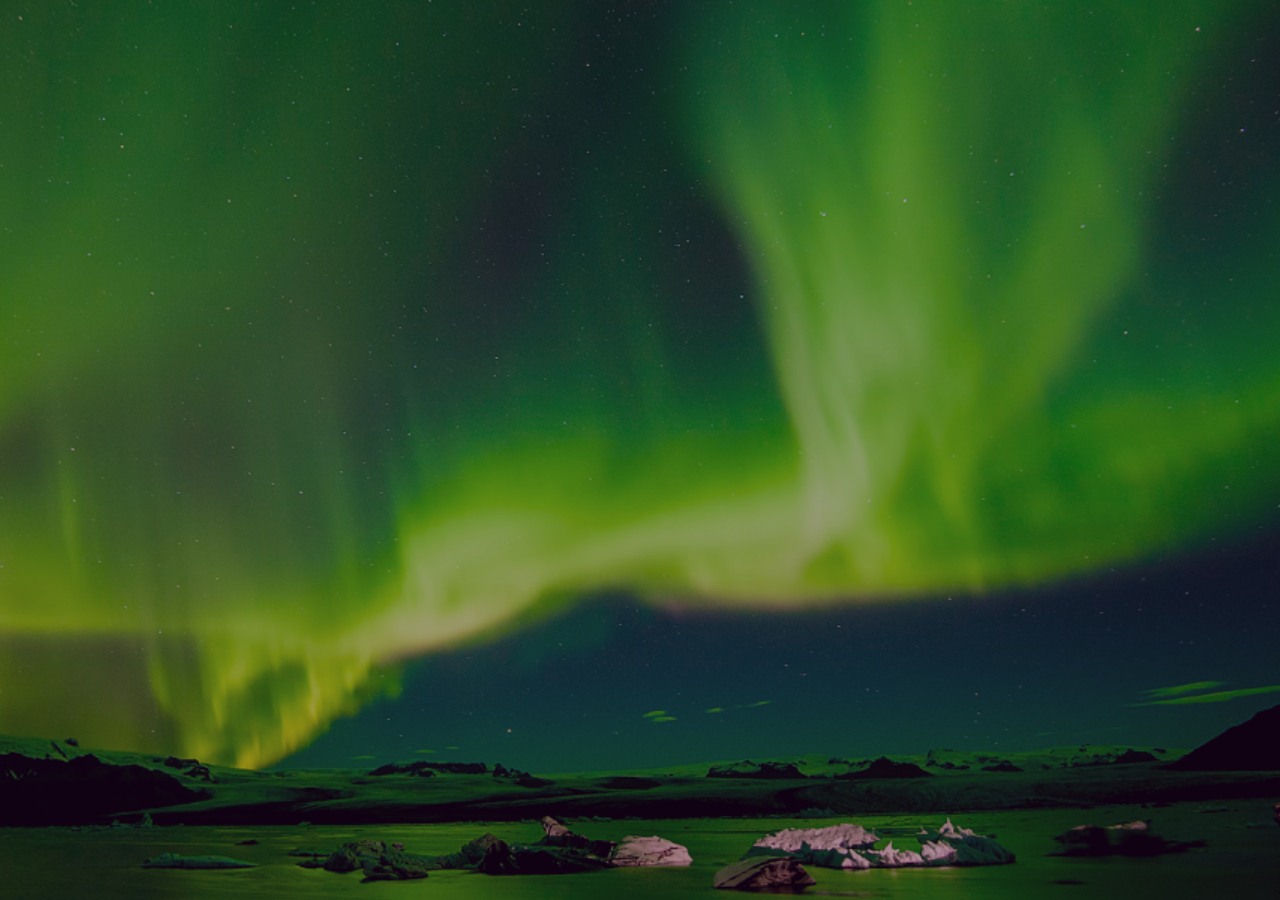
<file: index.html>
<!DOCTYPE html>
<html lang="en">
<head>
    <meta charset="UTF-8">
    <meta http-equiv="X-UA-Compatible" content="IE=edge">
    <meta name="viewport" content="width=device-width, initial-scale=1.0">
    <link rel="shortcut icon" href="./img/sachainicio.png" type="image/x-icon">
    <title>Sacha Academia</title>
    <meta name="google-site-verification" content="TcJwyCgl0nAD93vGrz7qzsjLfWCfTZiFLOqf0bKamCA" />
    <meta name="author" content="Cesar Pagliacci">
    <meta name="copyright" content="Sacha Academia">
    <meta name="description" content="Sacha Academia Ambiental Itinerante. Sacha es sembradora de semillas. Semillas que germinan en el interior de los corazones y se propagan al entorno que las nutre y contiene.">
    <meta name="keywords" content="Sacha Academia Ambiental Itinerante, medioambiente, Concientización Ambiental, Bienestar individual, Educación ambiental, Planeta Tierra, promotor ambiental,  Concientización en Valores Humanos Universales ">
    <link rel="stylesheet" href="./main.css">
    <link href="https://fonts.googleapis.com/css2?family=Lato&display=swap" rel="stylesheet">
    <link rel="preconnect" href="https://fonts.googleapis.com">
    <link rel="preconnect" href="https://fonts.gstatic.com" crossorigin>
    <link href="https://fonts.googleapis.com/css2?family=Oswald:wght@300&display=swap" rel="stylesheet">
</head>
<body>

    <div class="hero">
        <div class="hero__bg">
          <picture>
            <img src="./img/borealislandia.png">
          </picture>
        </div>
      
        <div class="hero__cnt">
          <img class="logo" src="./img/sachalogo.png" alt="logo Sacha">        
        
          <a href="./sacha.html"><button class="custom-btn btn-13">Ingresar</button></a>         
        </div>
    </div>
 
    <script src="./main.js"></script>
    
</body>
</html>
</file>
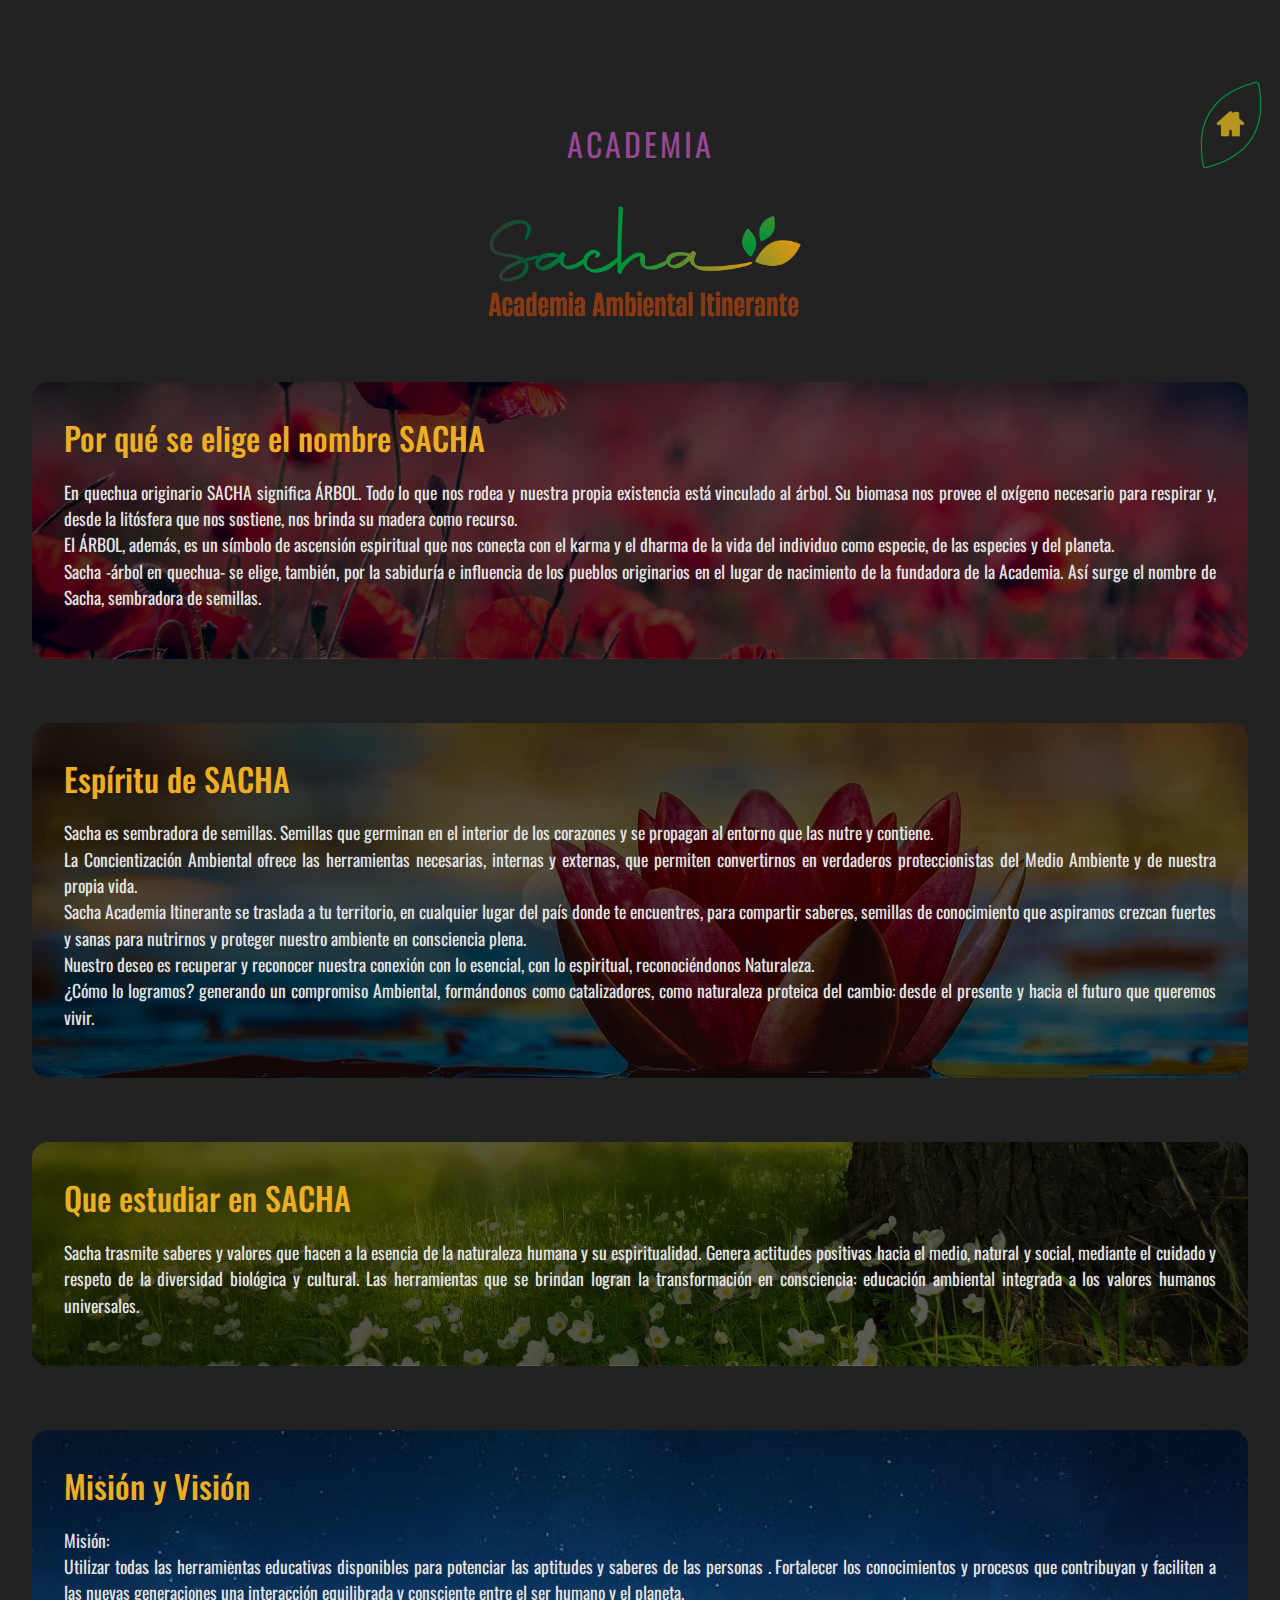
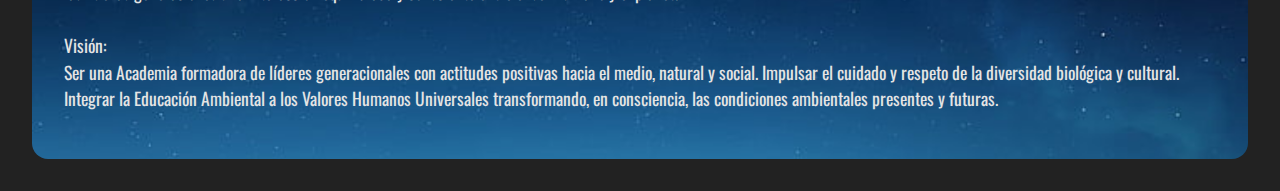
<file: academia.html>
<!DOCTYPE html>
<html lang="en">
<head>
    <meta charset="UTF-8">
    <meta http-equiv="X-UA-Compatible" content="IE=edge">
    <meta name="viewport" content="width=device-width, initial-scale=1.0">
    <link rel="shortcut icon" href="./img/sachainicio.png" type="image/x-icon">
    <title>Sacha Academia</title>
    <meta name="google-site-verification" content="TcJwyCgl0nAD93vGrz7qzsjLfWCfTZiFLOqf0bKamCA" />
    <meta name="author" content="Cesar Pagliacci">
    <meta name="copyright" content="Sacha Academia">
    <meta name="description" content="Sacha Academia Ambiental Itinerante. Sacha es sembradora de semillas. Semillas que germinan en el interior de los corazones y se propagan al entorno que las nutre y contiene.">
    <meta name="keywords" content="Sacha Academia Ambiental Itinerante, medioambiente, Concientización Ambiental, Bienestar individual, Educación ambiental, Planeta Tierra, promotor ambiental,  Concientización en Valores Humanos Universales ">   
    <link rel="stylesheet" href="./academia.css">
    <link rel="stylesheet" href="https://cdnjs.cloudflare.com/ajax/libs/font-awesome/4.7.0/css/font-awesome.min.css">
    <link rel="preconnect" href="https://fonts.googleapis.com">
    <link rel="preconnect" href="https://fonts.gstatic.com" crossorigin>
    <link href="https://fonts.googleapis.com/css2?family=Oswald:wght@300&display=swap" rel="stylesheet">
</head>
<body>

    <div class="reveal">Academia</div>
    <div class="marca"><img class="dibujo" src="./img/logoexpandidotrans.png" alt=""></div>
    <nav><a href="./sacha.html"><img class="casita" src="./img/casatrabajo.png" alt="sacha academia"></a></nav>

    <main>

        

      <div class="eachcard card1">
          <h3>Por qué se elige el nombre SACHA</h3>
          <p>En quechua originario SACHA significa ÁRBOL. Todo lo que nos rodea y nuestra propia existencia está vinculado al
              árbol. Su biomasa nos provee el oxígeno necesario para respirar y, desde la litósfera que nos sostiene,
               nos brinda su madera  como recurso.<br>
            El ÁRBOL, además, es un símbolo de  ascensión espiritual que nos conecta  con el karma y el dharma de la vida del
             individuo como especie,  de las especies y del planeta.<br>
            Sacha -árbol en quechua- se elige, también, por la sabiduría e influencia de los pueblos originarios en el 
            lugar de nacimiento de la fundadora de la Academia. Así surge el nombre de Sacha, sembradora de semillas.
                       
              
          </p>
         
      </div>     
      <div class="eachcard card2">
          <h3>Espíritu de SACHA</h3>
          <p>Sacha es sembradora de semillas. Semillas que germinan en el interior de los corazones y se propagan  
            al entorno que las nutre y contiene.<br>
            La Concientización Ambiental ofrece las  herramientas necesarias, internas y externas, que permiten  convertirnos  
            en verdaderos proteccionistas del Medio Ambiente y de nuestra propia vida.<br>
            Sacha Academia Itinerante se traslada a tu territorio, en cualquier lugar del país donde te encuentres,  
            para compartir saberes, semillas  de conocimiento que aspiramos crezcan fuertes y sanas para nutrirnos y 
            proteger nuestro ambiente  en consciencia plena.<br>
            Nuestro deseo es recuperar y reconocer nuestra conexión con lo esencial, con lo espiritual, reconociéndonos 
            Naturaleza.<br>
            ¿Cómo lo logramos? generando un compromiso Ambiental, formándonos como catalizadores, como naturaleza proteica  
            del cambio: desde el presente y hacia el futuro que queremos vivir.
            
          </p>        
      </div>  
  
      <div class="eachcard card3">
          <h3>Que estudiar en SACHA</h3>
          <p>Sacha trasmite saberes y valores que hacen a la esencia de la naturaleza humana y su espiritualidad. 
            Genera actitudes positivas hacia el medio, natural y social, mediante el cuidado y respeto de la diversidad 
            biológica y cultural. Las herramientas que se brindan logran la transformación en consciencia: 
            educación ambiental integrada a los valores humanos universales.
          </p>        
      </div>

      <div class="eachcard card4">
        <h3>Misión y Visión</h3>
        <p>Misión:<br>Utilizar todas las herramientas educativas disponibles para potenciar las aptitudes y saberes de 
            las personas . Fortalecer los conocimientos y procesos que contribuyan y faciliten a las 
            nuevas generaciones una interacción equilibrada y consciente entre el ser humano y el planeta.<br>
            <br>
            Visión:<br>Ser una Academia formadora de líderes generacionales con actitudes positivas hacia el medio, natural y
             social. Impulsar el cuidado y respeto de la diversidad biológica y cultural.<br>

            Integrar la Educación Ambiental a los Valores Humanos Universales transformando, en consciencia, las 
            condiciones ambientales presentes y futuras.
        </p>        
    </div>
    </main>
<!-- Footer -->
 <!--<footer>
   <div class="topline">
        <a href="#" class="logo">SACHA</a>
        <div class="sociallinks">
            <a href="#" target="_blank"><i class="fa fa-twitter" aria-hidden="true"></i></a>
            <a href="https://www.instagram.com/sachaacademia/" target="_blank"><i class="fa fa-instagram" aria-hidden="true"></i></a>
            <a href="https://www.linkedin.com/in/developersah/" target="_blank"><i class="fa fa-linkedin-square" aria-hidden="true"></i></a>
            
        </div>
    </div>
    <div class="bottomline">
        <div class="flinks">
            <a href="./index.html">Inicio</a>
            <a href="#">Academia</a>
            <a href="#">Cursos</a>
            <a href="#">Contacto</a>
        </div>
        <a href="https://www.azagile.ar" target="_blank"><p>© 2023 Sacha | Idea AzAgile | Cesar Pagliacci Dev Web</p></a>
    </div>
</footer>-->


    <script src="./main.js"></script>
    
</body>
</html>
</file>
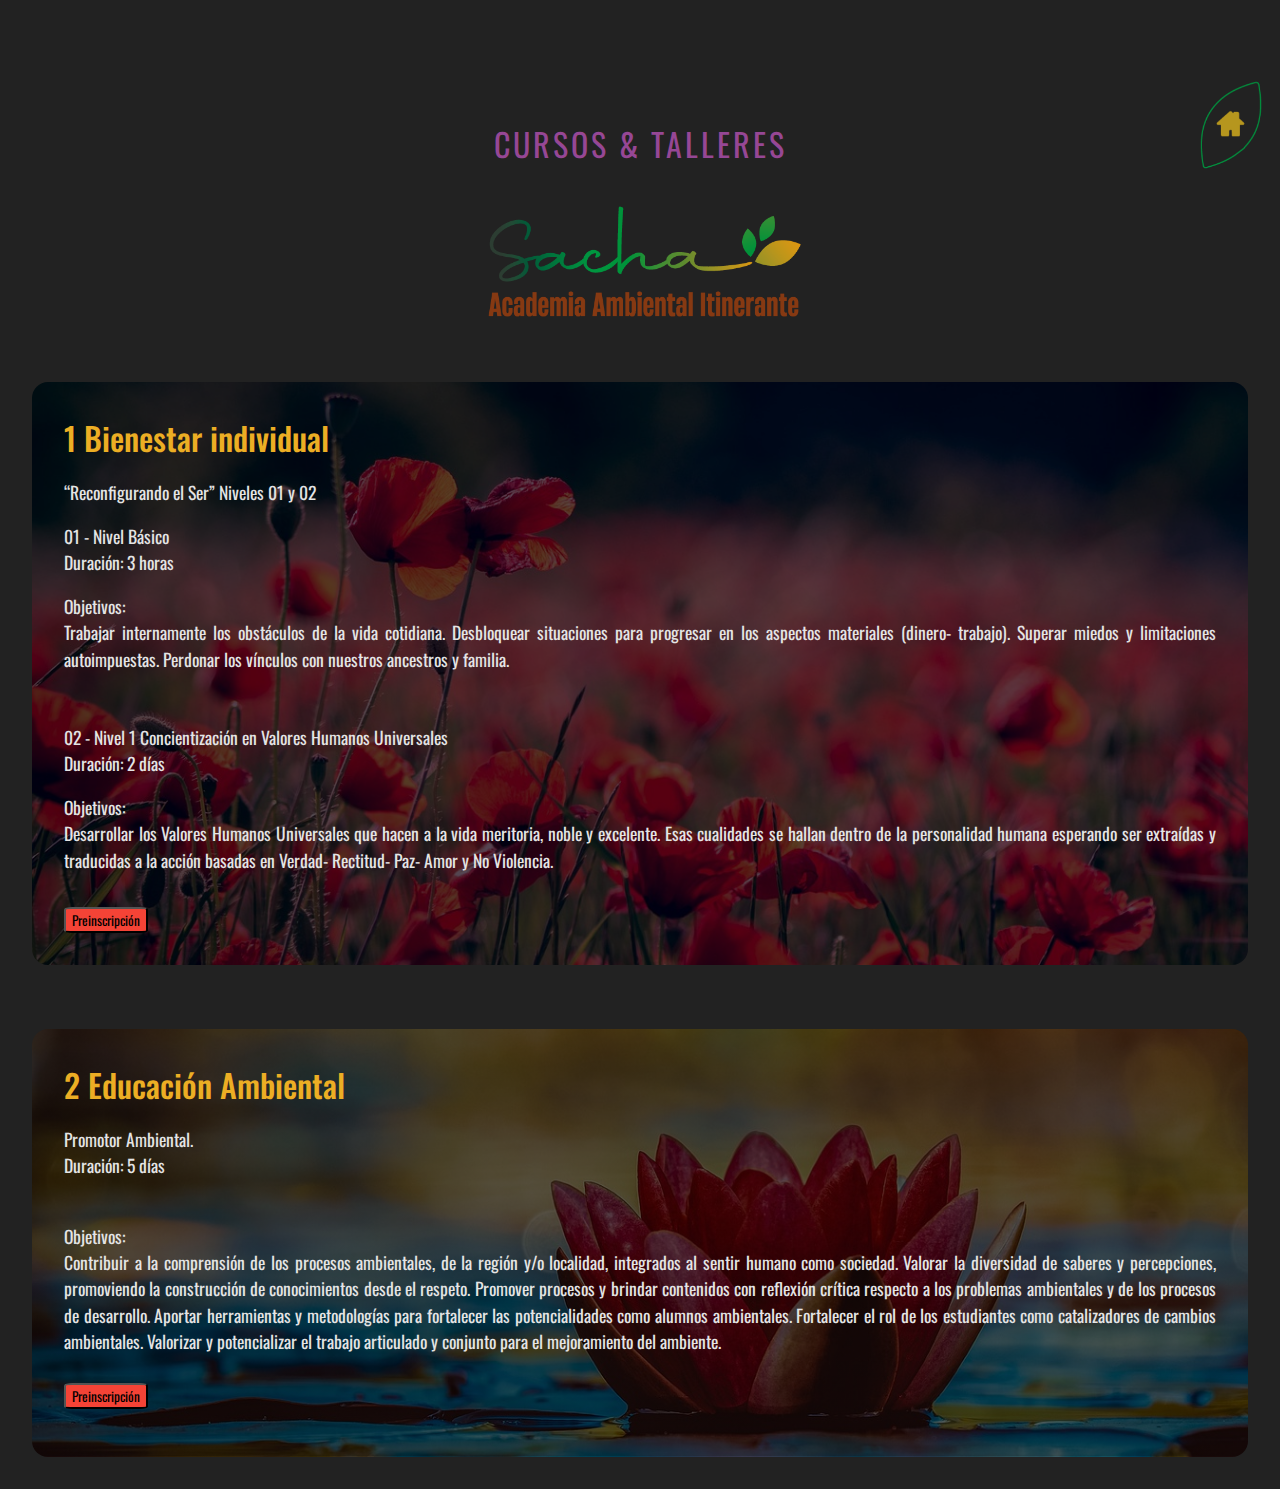
<file: cursos.html>
<!DOCTYPE html>
<html lang="en">
<head>
    <meta charset="UTF-8">
    <meta http-equiv="X-UA-Compatible" content="IE=edge">
    <meta name="viewport" content="width=device-width, initial-scale=1.0">
    <link rel="shortcut icon" href="./img/sachainicio.png" type="image/x-icon">
    <title>Sacha Cursos</title>
    <meta name="google-site-verification" content="TcJwyCgl0nAD93vGrz7qzsjLfWCfTZiFLOqf0bKamCA" />
    <meta name="author" content="Cesar Pagliacci">
    <meta name="copyright" content="Sacha Academia">
    <meta name="description" content="Sacha Academia Ambiental Itinerante. Sacha es sembradora de semillas. Semillas que germinan en el interior de los corazones y se propagan al entorno que las nutre y contiene.">
    <meta name="keywords" content="Sacha Academia Ambiental Itinerante, medioambiente, Concientización Ambiental, Bienestar individual, Educación ambiental, Planeta Tierra, promotor ambiental,  Concientización en Valores Humanos Universales ">
    <link rel="stylesheet" href="./academia.css">
    <link rel="stylesheet" href="https://cdnjs.cloudflare.com/ajax/libs/font-awesome/4.7.0/css/font-awesome.min.css">
    <link rel="preconnect" href="https://fonts.googleapis.com">
    <link rel="preconnect" href="https://fonts.gstatic.com" crossorigin>
    <link href="https://fonts.googleapis.com/css2?family=Oswald:wght@300&display=swap" rel="stylesheet">
</head>
<body>

    <div class="reveal">Cursos & talleres</div>
    <div class="marca"><img class="dibujo" src="./img/logoexpandidotrans.png" alt=""></div>
    <nav><a href="./sacha.html"><img class="casita" src="./img/casatrabajo.png" alt=""></a></nav>

    <main>       

      <div class="eachcard card1">
          <h3>1 Bienestar individual</h3>
          <p>“Reconfigurando el Ser” Niveles 01 y 02</p>

            <p>01 - Nivel Básico<br>
            Duración: 3 horas</p>
            
            <p>Objetivos: <br>
                Trabajar internamente los obstáculos de la vida cotidiana. Desbloquear situaciones para progresar en los 
                aspectos materiales (dinero- trabajo). Superar miedos y  limitaciones autoimpuestas. Perdonar los vínculos 
                con nuestros ancestros y familia.          
          </p>
          <br>
          <p>02 - Nivel 1 Concientización en Valores Humanos Universales<br>
            Duración: 2 días</p>
          
            <p>Objetivos: <br>
            Desarrollar los  Valores Humanos Universales que hacen a la vida meritoria, noble y excelente. Esas
                 cualidades se hallan dentro de la personalidad humana esperando ser extraídas y traducidas a la acción 
                 basadas en Verdad- Rectitud- Paz- Amor y No Violencia.
            </p>

          <br>
          <a href="./formulario.html"><button>Preinscripción</button></a>
         
      </div>     
      <div class="eachcard card2">
          <h3>2 Educación Ambiental</h3>
          <p>Promotor Ambiental.<br>
            Duración: 5 días<br>
            <br>
            <!--Introducción:<br>
            El relato de cuentos cautiva la imaginación, comprendiendo al corazón y al intelecto en el proceso dinámico de 
            percibir el sentido y la pertinencia a la propia vida, mientras proporciona modelos de conducta humana, 
            fe y sabiduría. La cita inspiradora eleva la mente y el corazón hacia el ideal más noble. La música y el 
            canto proporciona dicha y amor. Mientras que el sentarse en silencio desarrolla la capacidad de concentración, 
            intuición, creatividad y quietud. Las actividades grupales están destinadas a integrar la experiencia de los 
            valores humanos al pensamiento, la palabra y la acción.<br>
            Colocando un gran énfasis en la auto-disciplina, el auto-sacrificio y el servicio desinteresado a la 
            sociedad como medio de auto-transformación; recordando el adagio “ayudar siempre, no herir jamás”, aplicado 
            a esta educación hacia la concientización ambiental a través del entendimiento y comprensión del sub-valor 
            “educación ambiental” del valor humano universal “No Violencia”<br></p>-->
            <!--<h4>“El cuidado del Medio Ambiente, es cuidar la salud de nuestra casa El Planeta”</h4><br>-->
            <p>Objetivos:<br>
                Contribuir a la comprensión de los procesos ambientales, de la región y/o localidad, integrados al sentir 
                humano como sociedad. Valorar la diversidad de saberes y percepciones, promoviendo la construcción de 
                conocimientos desde el respeto. Promover procesos y brindar contenidos con reflexión crítica 
                respecto a los problemas ambientales y de los procesos de desarrollo. Aportar herramientas y 
                metodologías para fortalecer las potencialidades como alumnos ambientales. Fortalecer el rol de los 
                estudiantes como catalizadores de cambios ambientales. Valorizar y potencializar el trabajo 
                articulado y conjunto para el mejoramiento del ambiente.<br>
            <!--Metodología:<br>
            1.	Armonización <br>  
            2.	Narración de cuentos <br>  
            3.	Cita o frase <br>  
            4.	Canto grupal <br>  
            5.	Actividad grupal <br>  
            a)	Debate <br>  
            b 	Dramatización <br>  
            c)	Actividad artística <br>  
            d)	Otros <br>  
            6.	Actividades de seguimiento <br>  
            a)	Ensayo para aplicar los Valores a la vida cotidiana.-->

            <br>
            <a href="./formulario.html"><button>Preinscripción</button></a>
          </p>        
      </div>  
  
      <!--<div class="eachcard card3">
          <h3>03 Talleres ambientales</h3>
          <p>Taller para la formación de Promotores Ambientales<br>
            Duración: 5 días<br>
            <br>
            Introducción:<br>
            Este Curso de Educación ambiental integrado pretende ser una guía de contenidos para facilitar estrategias 
            desarrolladas durante la capacitación en instancias presenciales de forma tal que se produzca una dinámica de 
            retroalimentación permanente, en este proceso se busca aprender a identificar y contribuir en la resolución 
            de problemáticas ambientales.<br>
            El Curso pensado en una estructura de contenidos y material de apoyo para el desarrollo de las actividades 
            presenciales, desde donde planificar el ejemplo sugerido como propuesta de proyecto, teniendo en cuenta los 
            intereses locales o particulares del área donde se implemente la capacitación, que posibilitará comparar 
            experiencias, resultados, resultar ajustes, articular procesos, compartir ideas y rescatar las lecciones aprendidas.  
            Lo que permitirá generar recomendaciones y nuevos lineamientos de acción para el área local y contribuir a 
            consolidar la identidad regional sin perder la heterogeneidad que la caracteriza.<br>
            Objetivos:<br>
            •Contribuir a la comprensión de los procesos ambientales de la región (localidad) integrado al sentir humano como sociedad
            •Valorar la diversidad de saberes y percepciones, promoviendo la construcción de conocimientos desde el respeto.
            •Promover procesos y brindar contenidos necesarios con reflexión crítica respecto a los problemas ambientales y de los procesos de desarrollo local/provincial/nacional/regional. 
            •Aportar herramientas y metodologías para fortalecer las potencialidades como alumnos ambientales
            •Fortalecer el rol de los estudiantes como catalizadores de cambios ambientales.
            •Valorizar y potencializar el trabajo articulado y conjunto para el mejoramiento del ambiente.
            •Desarrollar un Proyecto aplicable en el lugar de residencia a modo de ejemplo.<br>
            Metodología:<br>
            &#9658;	Introducción al concepto de Medio Ambiente y Ambiente<br>
            &#9658;	7 módulos temáticos<br>
            &#9658;	Caligrafía<br>
            &#9658;	Yoga aplicado a la concentración<br>
            &#9658;	Taller de Valores Humanos Universales: Educación Ambiental- No Violencia<br>
            &#9658;	Análisis de cuentos y películas (taller de Valores Humanos Univerales)<br>
            &#9658;	Exposición de trabajo grupal (Proyecto desarrollado)<br>
            &#9658;	Evaluación final<br>
            &#9658;	Entrega de certificados<br>
            &#9658;	Anexos: (2) películas – videos relacionados a los temas de los 7 módulos<br>
            <br>
            Sugerencias: Previo a la participación de este taller se recomienda ver alguna de las siguientes películas/series:<br>
            ·	RANGO (dibujos animados) Director Gore Verbinski (Netflix) <br>           
            ·	HORTON Y EL MUNDO DE LOS QUIEN (dibujos animados) (Netflix) <br>  
            ·	UNA VERDAD INCOMODA, Al Gore. Documental (youtube) <br>  
            ·	https://www.youtube.com/watch?v=WBpbJuXjy4w <br>  
            ·	HORSES, el documental. Un film de Juliana Rodriguez (youtube) –proyecto galgo- <br>  
            ·	INTIMIDAD. Serie 8 episodios española (Netflix)

            <br>
            <a href="./formulario.html"><button>Preinscripción</button></a>
            
          </p>        
      </div>-->
    </main>
<!-- Footer -->
 <!--<footer>
   <div class="topline">
        <a href="#" class="logo">SACHA</a>
        <div class="sociallinks">
            <a href="#" target="_blank"><i class="fa fa-twitter" aria-hidden="true"></i></a>
            <a href="https://www.instagram.com/sachaacademia/" target="_blank"><i class="fa fa-instagram" aria-hidden="true"></i></a>
            <a href="https://www.linkedin.com/in/developersah/" target="_blank"><i class="fa fa-linkedin-square" aria-hidden="true"></i></a>
            
        </div>
    </div>
    <div class="bottomline">
        <div class="flinks">
            <a href="./index.html">Inicio</a>
            <a href="#">Academia</a>
            <a href="#">Cursos</a>
            <a href="#">Contacto</a>
        </div>
        <a href="https://www.azagile.ar" target="_blank"><p>© 2023 Sacha | Idea AzAgile | Cesar Pagliacci Dev Web</p></a>
    </div>
</footer>-->


    <script src="./main.js"></script>
    
</body>
</html>
</file>
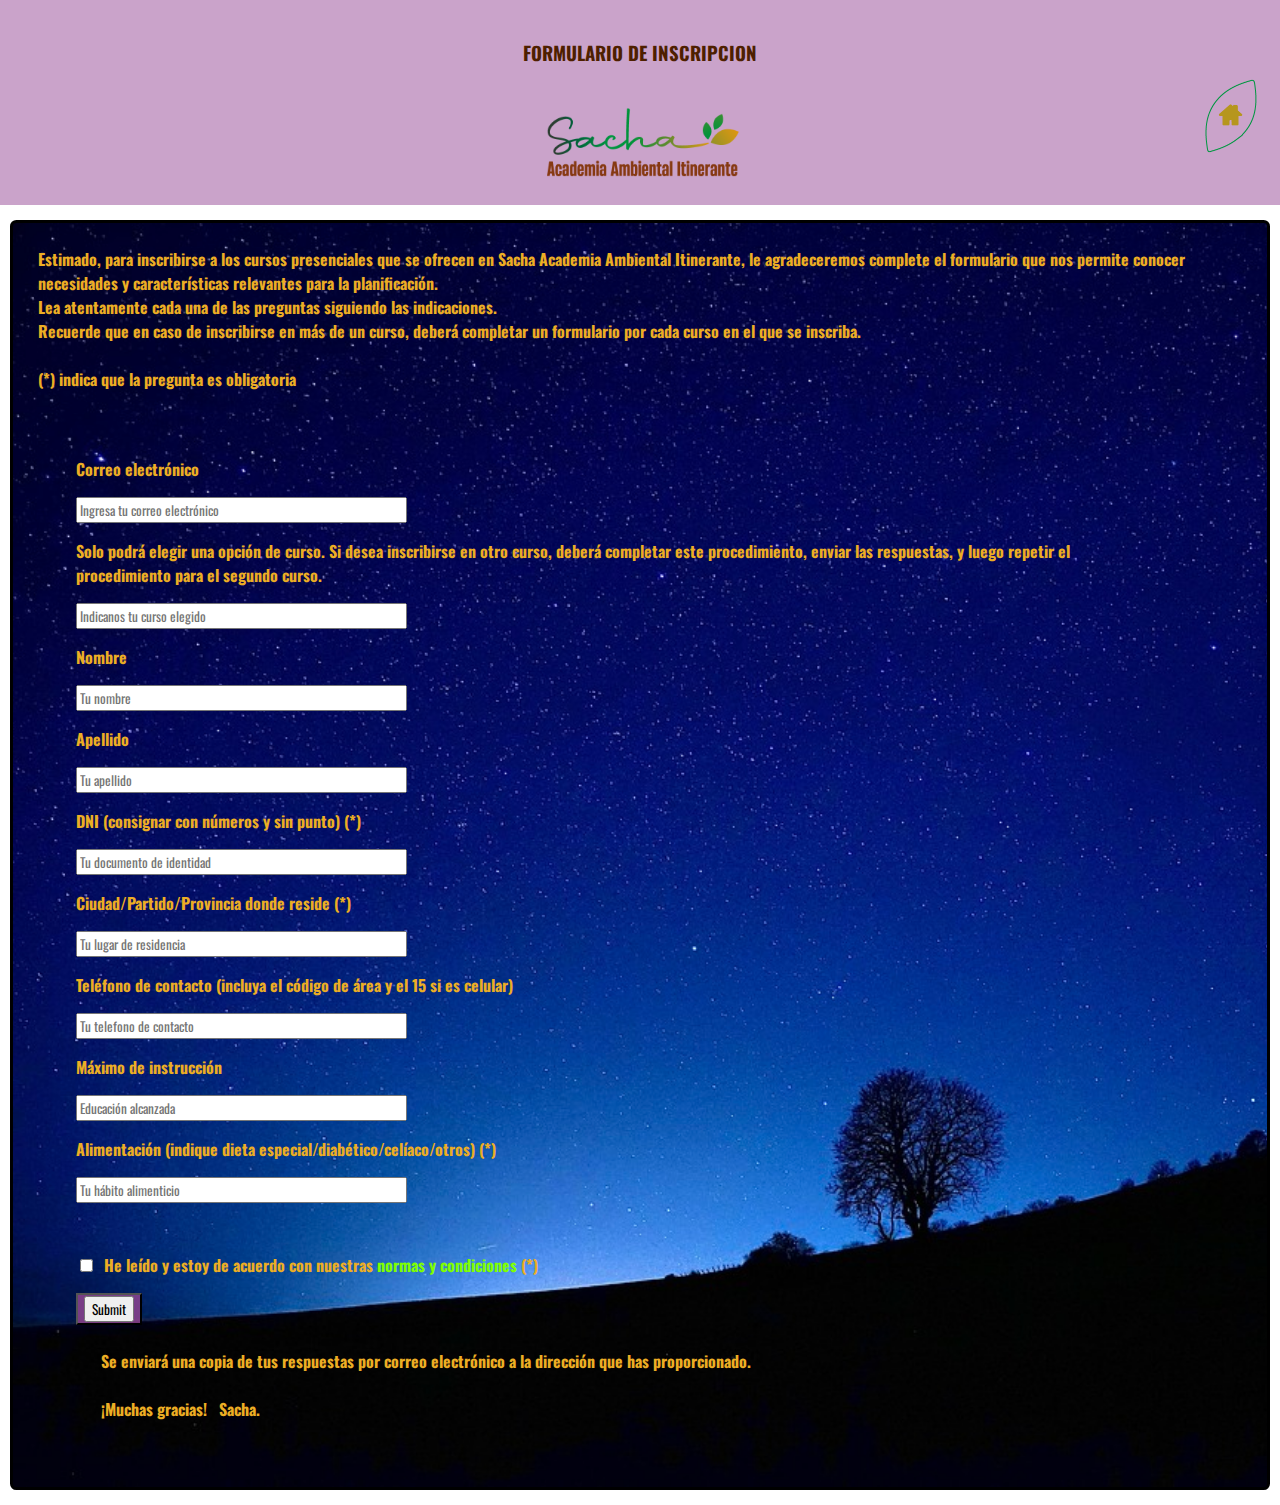
<file: formulario.html>
<!DOCTYPE html>
<html lang="en">
<head>
    <meta charset="UTF-8">
    <meta http-equiv="X-UA-Compatible" content="IE=edge">
    <meta name="viewport" content="width=device-width, initial-scale=1.0">
    <link rel="shortcut icon" href="./img/sachainicio.png" type="image/x-icon">
    <title>Sacha Cursos</title>
    <meta name="google-site-verification" content="TcJwyCgl0nAD93vGrz7qzsjLfWCfTZiFLOqf0bKamCA" />
    <meta name="author" content="Cesar Pagliacci">
    <meta name="copyright" content="Sacha Academia">
    <meta name="description" content="Sacha Academia Ambiental Itinerante. Sacha es sembradora de semillas. Semillas que germinan en el interior de los corazones y se propagan al entorno que las nutre y contiene.">
    <meta name="keywords" content="Sacha Academia Ambiental Itinerante, medioambiente, Concientización Ambiental, Bienestar individual, Educación ambiental, Planeta Tierra, promotor ambiental,  Concientización en Valores Humanos Universales ">
    <link rel="stylesheet" href="./form.css">
    <link rel="stylesheet" href="https://cdnjs.cloudflare.com/ajax/libs/font-awesome/4.7.0/css/font-awesome.min.css">
    <link rel="preconnect" href="https://fonts.googleapis.com">
    <link rel="preconnect" href="https://fonts.gstatic.com" crossorigin>
    <link href="https://fonts.googleapis.com/css2?family=Oswald:wght@300&display=swap" rel="stylesheet">
</head>
<body>
    <div class="heading">
        <div class="borderheading">
          <h3>FORMULARIO DE INSCRIPCION</h3>
        </div>
        <img src="./img/logoexpandidotrans.png" alt="image of logo" style="width:220px"/>        
        <div class="bar">
            <nav><a href="./sacha.html"><img class="casita" src="./img/casatrabajo.png" alt=""></a></nav>
        </div>
      </div>
<div id="container">
    <main>
        <h4>Estimado, para inscribirse a los cursos presenciales que se ofrecen en Sacha Academia Ambiental Itinerante, le agradeceremos complete el formulario que nos permite conocer necesidades y características relevantes para la planificación.<br>
            Lea atentamente cada una de las preguntas siguiendo las indicaciones.<br>            
            Recuerde que en caso de inscribirse en más de un curso, deberá completar un formulario por cada curso en el que se inscriba.<br><br>           
            (*) indica que la pregunta es obligatoria</h4>
            
        <div class="Requests">
        <form action="form.php" method="post" name="contactform">
            <p>Correo electrónico</p>
            <p><input maxlength="80" name="email" placeholder="Ingresa tu correo electrónico" size="50" type="text" /></p>
            <p>Solo podrá elegir una opción de curso. Si desea inscribirse en otro curso, deberá completar este procedimiento, enviar las respuestas, y luego repetir el procedimiento para el segundo curso.</p>
            <p><input maxlength="80" name="curso" placeholder="Indicanos tu curso elegido" size="50" type="text" /></p>
            <p>Nombre</p>
            <p><input maxlength="50" name="first_name" placeholder="Tu nombre" size="50" type="text" /></p>
            <p>Apellido</p>
            <p><input maxlength="50" name="last_name" placeholder="Tu apellido" size="50" type="text" /></p>
            <p>DNI (consignar con números y sin punto) (*)</p>
            <p><input maxlength="80" name="documento" placeholder="Tu documento de identidad" size="50" type="text" /></p>
            <p>Ciudad/Partido/Provincia donde reside (*)</p>
            <p><input maxlength="50" name="ciudad" placeholder="Tu lugar de residencia" size="50" type="text" /></p>
            <p>Teléfono de contacto (incluya el código de área y el 15 si es celular)</p>
            <p><input maxlength="30" name="telephone" placeholder="Tu telefono de contacto" size="50" type="text" /></p>
            <p>Máximo de instrucción</p>
            <p><input maxlength="80" name="estudio" placeholder="Educación alcanzada" size="50" type="text" /></p>
            <p>Alimentación (indique dieta especial/diabético/celíaco/otros) (*)</p>
            <p><input maxlength="80" name="alimentacion" placeholder="Tu hábito alimenticio" size="50" type="text" /></p><br>
            
            <p><input type="checkbox" id="cbox1" name="cbox1" value="first_checkbox">&nbsp;&nbsp;He leído y estoy de acuerdo con nuestras <span><a href="#popup">normas y condiciones</a></span>&nbsp;(*)</p>
                <div class="popup" id="popup">
                    <div class="popup-inner">                      
                      <div class="popup__text">                        
                        <p>Políticas de privacidad<br>
                          <br>
                            Esta Política de Privacidad rige la manera en que la Academia recopila, utiliza, mantiene y divulga la información obtenida de los usuarios (cada uno, un Participante) de la Academia. Esta Política de Privacidad se aplica a la Academia y a todos los cursos que esta ofrece.
                            Información de identificación personal
                            Podemos recopilar información de identificación de personal de los Participantes de varias maneras, incluyendo, pero no limitado a, cuando los Participantes se inscriben en la Academia o en un curso/taller dentro de la Academia, se suscriben a un boletín de noticias, y en relación con otras actividades, servicios, características o recursos que ponemos a disposición en nuestra Academia. Los Participantes pueden visitar la Academia de forma anónima. Recogeremos información de identificación personal de los Participantes solo si nos lo envían voluntariamente. Los Participantes pueden negarse a proporcionar información de identificación personal, pero al hacerlo pueden impedir que participen en ciertas actividades relacionadas con la Academia.
                            Como utilizamos la información recopilada
                            La Academia puede recopilar y utilizar la información personal de los Participantes para los siguientes propósitos:
                            Para mejorar el servicio al cliente
                            La información que usted nos proporciona nos ayuda a responder a sus solicitudes de servicio al cliente y a sus necesidades de apoyo de manera eficiente.
                            Para personalizar la experiencia de los usuarios.
                            Podemos usar las direcciones de los correos de los Participantes para enviarles información y actualizaciones relacionadas con su pedido
                            Las direcciones de correo electrónico de los Participante se pueden utilizar para responder consultas, preguntas u otras solicitudes de los Participantes.
                            Compartir su información personal
                            No vendemos, intercambiamos o alquilamos información de identificación personal de los participantes a otros.
                            Sitios web de terceros
                            El participante puede encontrar publicidad u otro contenido en nuestra Escuela que enlaza con los sitios web de nuestros socios, proveedores, anunciantes, patrocinadores, licenciadores y otros terceros. No controlamos el contenido o enlaces que aparecen en estos sitios web y no somos responsables de las prácticas empleadas por los sitios web vinculados a nuestra Academia o desde ella. Además, estos sitios web o servicios, incluyendo su contenido y enlaces, pueden cambiar constantemente. Estos sitios web y servicios pueden tener sus propias políticas de privacidad de servicio al cliente. La navegación e interacción en cualquier otro sitio web, incluyendo los sitios web que tienen un enlace a nuestro Participante, está sujeta a los propios términos y políticas de ese sitio web
                            Cambios en esta política de privacidad
                            La Academia tiene la discreción de actualizar esta Política de Privacidad en cualquier momento. Animamos a los Participantes a que revisen frecuentemente esta página web para ver si hay algún cambio. Usted reconoce y acepta que es su responsabilidad revisar esta Política de Privacidad periódicamente y estar al tanto de las modificaciones.
                            Su aceptación de estos términos
                            Al inscribirse en la Academia, usted significa que acepta esta Política de privacidad. Si no está de acuerdo con esta Política de Privacidad, por favor no se inscriba en la Academia. La continuación de su inscripción en la Academia después de la publicación de los cambios en esta Política de Privacidad se considera como su aceptación de dichos cambios.<br>
                            <br>
                            CONDICIONES DE USO<br>
                            Términos<br>
                            Al acceder a la Academia usted acepta estar obligado por estos Términos de Uso, todas las Leyes y Regulaciones aplicables, y acepta que es responsable del cumplimiento de cualquier ley local aplicables. Si no está de acuerdo con alguno de estos términos, se le prohíbe usar o acceder al sitio. Los materiales contenidos en esta Academia están protegidos por la ley de derechos de autor y marcas registradas.
                            Licencia de uso
                            Se concede permiso para descargar temporalmente una copia de cualquier material descargable en el sitio web de la Academia para su visualización personal y transitoria no comercial. Esta es la concesión de una licencia, no una transferencia de título y bajo esta licencia no puede:
                            Modificar o copiar los materiales
                            Utilizar los materiales para cualquier propósito comercial, o para cualquier exhibición pública (comercial o comercial)
                            Intentar descompilar o hacer ingeniería inversa de cualquier software contenido en el sitio web de la Academia
                            Eliminar cualquier derecho de autor u otras anotaciones de propiedad de los materiales; o
                            Transferir los materiales a otra persona o “reflejar” los materiales en cualquier otro servidor.
                            Esta licencia terminará automáticamente si usted viola cualquiera de estas restricciones y puede ser terminada por la Academia en cualquier momento. Al terminar de ver estos materiales o finalizar esta licencia, debe destruir cualquier material descargado que esté en su posición, ya sea en formato electrónico o impreso.
                            Descargo de responsabilidad
                            Los materiales en el sitio web de la Academia se proporcionan tal cual. La academia no ofrece garantías, expresas o implícitas, y por la presente renuncia y niega todas las garantías, incluyendo sin limitación, las garantías o condiciones implícitas de comerciabilidad, idoneidad para un propósito particular, o la no violación de la propiedad intelectual u otra violación de derechos. Además, la Academia no garantiza ni hace ninguna representación con respecto a la exactitud, los resultados probables o la fiabilidad del uso de los materiales de su sito web o de otro modo relacionados con dichos materiales o con cualquier sitio vinculado a este sitio.
                            Limitaciones
                            En ningún caso la Academia será responsable de ningún daño (incluyendo, sin limitaciones, daños por pérdida de datos o beneficios, o debido a la interrupción de las actividades comerciales) que surja del uso o la incapacidad de usar los materiales del sitio web de la Academia, incluso si la Academia o una persona autorizada por ella ha sido notificada verbalmente o por escrito de la posibilidad de tales daños. Debido a que en algunas jurisdicciones no permiten limitaciones en las garantías implícitas, o limitaciones de responsabilidad por daños consecuentes o incidentales, es posible que estas limitaciones no se apliquen a usted.
                            Revisiones o errores
                            Los materiales que aparecen en el sitio web de la Academia pueden incluir errores técnicos, tipográfico o fotográficos. La academia no garantiza que ninguno de los materiales de su sitio web sea preciso, completo o actual. La Academia puede realizar cambios en los materiales contenidos en el sitio web en cualquier momento y sin previo aviso. Sin embargo, la Academia no se compromete a actualizar los materiales.
                            Enlaces
                            La Academia no ha revisado todos los sitios vinculados a su sitio web y no se hace responsable de los contenidos de ninguno de ellos. La inclusión de cualquier enlace no implica la aprobación de la Academia del sitio. El uso de cualquier sitio web vinculado es a riesgo del usuario.
                            Modificaciones de las condiciones de uso del sitio
                            La Academia puede revisar estos términos de uso de su sitio web en cualquier momento sin previo aviso. Al utilizar este sitio web, usted acepta quedar obligado por la versión vigente de estas Condiciones de uso.
                            Las Leyes vigentes
                            Cualquier reclamación relacionada con el sitio web de la Academia se regirá por las leyes de la jurisdicción del domicilio del Propietario de la Academia sin tener en cuenta su conflicto de disposiciones legales. 
                            Política de devolución
                            La Academia, denominada Academia Ambiental Itinerante, tiene domicilio administrativo a los fines legales, pero funciona en cualquier lugar elegido dentro de la República Argentina, ajustada al cumplimiento de las Normas locales. Como contrata previamente proveedores y servicios para brindar la mejor calidad y confort de los participantes en el lugar donde se realizará el trabajo, no se ajusta a las Políticas de Devolución.
                            En el sitio web de presentación se detalla la modalidad de los cursos y talleres, desde el momento que compra el curso, usted está aceptando las condiciones de Políticas de Privacidad y Ética de la Academia. Sin o está de acuerdo con los términos no compre el servicio.
                            Asumimos el compromiso de informar debidamente a los potenciales participantes de la modalidad y condiciones de los talleres y cursos que ofrece la Academia, anterior a la compra del servicio que ofrecemos.<br>
                            <br>
                            ÉTICA- INTEGRIDAD- IDENTIDAD- GESTIÓN<br>
                            El trabajo de “Sacha” la Academia solo es posible gracias a la relación cooperativa, respetuosa, basada en la confianza de los participantes interesados. Nos ganamos la confianza de nuestros participantes mediante la adopción de enfoques sensibles desde el punto de vista intercultural y el cumplimiento de altos estándares de éxito.
                            La Academia Sacha, promueve una cultura corporativa de acción siempre basada en valores y principios éticos universales. La integridad, la honestidad, el respeto por la dignidad humana, la apertura y la no discriminación están en el corazón de esta cultura. Rechazamos categóricamente la corrupción y el soborno.
                            Los principios éticos, valores y creencias están establecidos con un propósito de guiar acciones de nuestra propia fuerza laboral y todos aquellos con los que trabajamos, incluyendo reglas específicas diseñadas para prevenir la corrupción y tratar conflictos de intereses.
                            La visión de nuestro trabajo en Sacha la Academia es trabajar para dar forma a un futuro que valga la pena vivir en todo el mundo. Es nuestra misión. Gestionando el cambio, trabajando de manera holística, basada en una amplia experiencia profesional en la implementación y compartiendo la responsabilidad de lograr estos objetivos con nuestros socios.
                            Siempre brindando conocimientos a través de nuestros cursos y talleres, que se basan en una gran cantidad de competencias locales a regionales con técnicas y experiencias de gestión comprobada.
                            Al actuar a través de nuestra Academia como intermediario con nuestras competencias centrales de nuestra misión es, equilibrando diversos intereses en contextos sensibles y proporcionar puntos de entrada para el sector privado y la sociedad civil.
                            Estamos impulsados por el valor, como Academia Ambiental Itinerante, guiándonos por los principios de nuestro orden social, asegurando resultados, porque nuestro trabajo consiste en producir resultados de forma transparente, eficiente y orientada al buen uso de nuestros Participantes y en línea con las buenas prácticas comerciales. Porque nuestras acciones están guiadas por los principios de la sustentabilidad.  Convencidos qué solo combinando la responsabilidad social con el equilibrio ecológico, la capacidad económica de estas generaciones actuales podremos llevarle una vida segura y digna a las futuras generaciones.
                            Abogamos por el respeto a la biodiversidad del Medio Ambiente y a la diversidad del Ambiente por el respeto a los derechos humanos, la igualdad de oportunidades y la integridad de la igualdad de género y capacidades diferentes, da un valor a la Academia como objetivo que define la calidad de nuestro trabajo.
                            La Academia trabaja resueltamente creando conciencia para lograr igualdad de oportunidades y derechos para todas las personas, impulsando para un desarrollo sostenible viable persiguiendo un objetivo como Academia que trabaja de manera responsable, orientada al valor como actor de manera local a regional.
                            Muchos de los trabajos en forma de proyectos y prácticas dan fe de esto y demuestran cómo se puede lograr. El énfasis está en crear y ampliar la igualdad de oportunidades apoyando a todas las personas con su participación a que disfruten de sus derechos, liberen sus potenciales y superen las desigualdades existentes como las relacionadas con la participación económica- política y la digitalización.
                            La alta calidad y la eficacia son las características relevantes de nuestro trabajo. Cuya calidad se mide en término de que tan bueno es el servicio que brindamos para la satisfacción de nuestro cliente. Garantizando que brindamos este servicio de Concientización Ambiental, mejorando continuamente nuestro trabajo. Lo que incluye asegurar que nuestros resultados sean sostenibles, así como garantizar un alto nivel de eficiencia y eficacia en los servicios que brindamos sin tendencia política partidaria ni religiosa sectaria.
                            De esta forma, podemos estar seguros que estamos haciendo una buena contribución real al desarrollo sostenible; por lo tanto, el seguimiento y la evaluación están contemplados en el proceso de gestión y se revisan periódicamente para evaluar la calidad, la eficacia y la rentabilidad de esta Academia, lo que nos permite aprender de nuestras experiencias, garantizando una gestión eficaz para lograr resultados sostenibles.
                            Internamente esta Academia tiene la tarea de medir que tan bueno es un producto o un servicio en términos de satisfacción del cliente. Implementando, retro alimentando directrices, reglamentos, procedimientos y procesos de gestión interna de la Academia de manera que brindemos un servicio de calidad, mejorando constantemente nuestra responsabilidad frente a nuestros participantes con: valores orientados a la sostenibilidad, la dirección eficiente, un buen uso de nuestros recursos y los resultados positivos logrados.
                            La denominación de Academia Ambiental Itinerante es una creación expresa de la formación académica y experiencia de su fundadora, que elige trabajar con un curricolo tal que los potenciales participantes adquieran datos, información y formación en cuestiones ambientales con el uso integrado de la los valores humanos universales, de forma independiente a cualquier organismo estatal, asociaciones, organizaciones gubernamentales y no gubernamentales, sectores políticos y religiosos, emitiendo certificado de participación comprobante único otorgado por la Academia.<br>
                            <br>
                            MODALIDAD DEL PAGO DE LOS SERVICIOS<br>
                            Talleres Ambientales con modalidad pensión completa
                            No permite el uso de celulares, dispositivos de grabación y/ o filmación. La Academia se reserva el derecho de autoría de los materiales que se utilizan como metodología didáctica del taller. Por tal motivo la Academia ofrece recursos de acceso a internet para la realización de los trabajos presenciales obligatorios de la modalidad del taller.
                            Cualquier modificación, los potenciales participantes será notificados previo a la compra de los servicios, ya que la Academia es itinerante y el acceso a internet y/o wifi depende de los lugares que se contraten.
                            Recibirás un certificado de participación
                            Talleres del Alma cortos con modalidad pensión completa
                            No permite el uso de celulares, dispositivos de grabación y/ o filmación. La Academia se reserva el derecho de autoría de los materiales que se utilizan como metodología didáctica del taller
                            Taller del alma con modalidad de 8 horas
                            No permite el uso de celulares, dispositivos de grabación y/ o filmación. La academia se reserva el derecho de autoría de los materiales que se utilizan como metodología didáctica del taller
                            Talleres del alma con modalidad de 3 horas
                            No permite el uso de celulares, dispositivos de grabación y/ o filmación. La academia se reserva el derecho de autoría de los materiales que se utilizan como metodología didáctica del taller
                            Para todos los talleres
                            La Academia trabaja con costos ajustados a las propias necesidades para ofrecer un excelente servicio para el Participante. No obstante, es necesario que esté de acuerdo con las condiciones antes de la compra de un Taller publicado en el sitio web. Pues trabajamos con proveedores de servicios con el que debemos cumplir con sus propios términos de contratación.
                            Debido a que la plataforma tiene un alcance mundial, se fija un precio en una sola moneda (dólar estadounidense). Pero para el Participante local no es problemas porque la cotización del día y/o Banco(PayPal) la convierte automáticamente a la moneda del país local al debitarse en la cuenta.
                            Como la Academia ofrece productos de alcance mundial, es condición sine cuanon, que el idioma utilizado en el dictado y participación de los talleres es el utilizado en el país de origen (República Argentina el español latino), por lo que el Participante de habla extranjera deberá proveerse de algún dispositivo de traducción instantánea y/o manejar al menos algo de español.
                            Lamentablemente no podemos ofrecer una Política de Devolución para este producto, ya que al aprobar usted el curso se compromete automáticamente a participar bajo las condiciones del ofrecimiento del servicio explicito antes de su compra, la que automáticamente le da derecho a participar del curso y/o taller
                            Metodología de los talleres
                            Los lugares que se eligen para el dictado de los talleres
                            La Academia realiza una selección previa de los lugares donde dictará su taller. Para lograr la eficacia de la calidad del servicio que ofrece realiza un análisis exaustivo de sus proveedores para cumplir con el objetivo del confort para los participantes, lugares cómodos, acogedores, donde el participante solo debe disfrutar. Además de cumplir con los objetivos didácticos del taller elige lugares con algún grado de problemática ambiental con fines de trabajo de campo para cumplir con el currículo del taller, con un entorno energético del lugar para la realización de las actividades propuestas para la armonización y ejercicios de Concientización Ambiental.
                            Para lograr una armonía de cuerpo-mente y espíritu con los fines de obtener un estado de bienestar, libertad y felicidad.
                            Una vez que se hace la reserva se procede a contratar los proveedores
                            La Academia no aplica la Política de Devolución porque para cumplir con los objetivos de brindar la mejor calidad del servicio, contrata a proveedores de servicios con antelación, por lo que queda la Academia comprometida a cumplir con los compromisos contratados.
                            Una vez que usted compra el taller queda automáticamente comprometido a participar del taller. Sino está seguro no compre el taller.
                            El cumplimiento estricto de los horarios de las actividades
                            La Academia coordina con cada uno de los participantes los horarios de ingreso y egreso para el cumplimiento del taller, por lo que la Academia es estricta en el cumplimiento del horario pre establecido de la metodología del taller.
                            La Academia se compromete a informar a través de su email de contacto las modalidades de día y horarios del taller.
                            El uso de mini bus contratado para llegar
                            La Academia ofrece un servicio de traslado tanto para el ingreso y el egreso del lugar seleccionado para el dictado del taller para aquellos participantes que no cuenten con medios propios para arribar al lugar.
                            El lugar elegido para el dictado del taller estará informado en la página web con el sistema de Google maps.
                            La aplicación de los valores humanos universales
                            La Academia tiene un programa de Valores Humanos Universales informado en el sitio web, ya que la Concientización Ambiental está íntimamente relacionada con nuestro modo de vida cotidiana, con nuestra cultura y con nuestro sentir de bienestar y felicidad.
                            Los materiales amigables con el ambiente
                            La Academia utiliza recursos tecnológicos de nuestra vida moderna, tales como internet y wifi; recursos de confort ofrecido por nuestros proveedores.  La Academia elige previamente lugares y recursos los más amigable para el ambiente, así como el uso de materiales en las actividades de los talleres.
                            La vestimenta de los participantes
                            La Academia solicita a sus Participantes que se provean de vestimenta cómoda y sencilla para estar a diario en el lugar, acorde al clima, la época y las actividades.
                            El uso del celular y otros dispositivos
                            La Academia respeta los derechos de las personas con sus pertenencias privadas. La Academia se reserva los derechos de autoría de los talleres por lo que no permite el uso del celular, dispositivos de grabación y/o filmación durante el horario de las actividades. La Academia ofrece recursos para el acceso a internet para realizar las tareas establecidas en el taller.
                            La Academia se reserva el derecho de autorizar el celular según las condiciones del lugar elegido para el dictado del taller.
                            Vegetariano y por que
                            La Academia menciona en los Principios de Etica- Integridad- Igualdad y Gestión que: “promueve una cultura corporativa de acción siempre basada en valores y principios éticos universales. La integridad, la honestidad, el respeto por la dignidad humana, la apertura y la no discriminación están en el corazón de esta cultura”. La Academia se ajusta a la reciente incorporación de los Derechos de los animales como objetos sujetos a derecho y como seres sintientes, por lo que la Academia promueve el Valor Humano Universal “No Violencia”.
                            La Academia ofrece alimentos de la región con elaboración casera, en desayunos, almuerzo, merienda y cena; zumo de frutas de la región de elaboración casera; dulces artesanales, panificación artesanal; así como té, mate cocido, café y según el lugar la viabilidad de lácteos.
                            La Academia aclara a sus participantes que se trata de alimentos vegetarianos en lo posible orgánicos según lo que ofrezca la región y no son estos “veganos”, solo frutas y verduras de estación. La elaboración de alimentos de pastas será casera sin conservantes ni aditivos. 
                            La Academia respeta la diversidad y ofrece alimentos aptos para vegetarianos, diabéticos, celíacos y otros afectados a dietas. La Academia solicita a los no vegetarianos abstenerse de solicitar alimentos de animales y sus derivados que no se ofrecen en la modalidad del taller.
                            El lenguaje
                            La Academia utiliza el lenguaje de la Real Academia Española ajustado a términos ambientales y de los valores humanos universales, dirigidos al respeto de las desigualdades y diversidades del ambiente y culturales. La Academia no está sujeta a terminología utilizada en sectores políticos, lobistas, veganismos, religiones o de cualquier otro movimiento de la participación social que utiliza lenguaje inclusivo.
                            La Academia utiliza español latino de su país de origen en el cual se realiza sus actividades. La Academia solicita al participante de idioma extranjero que resuelva la manera de entender el idioma, la Academia hará excepciones en este caso con el uso de dispositivos de traducción automática, por lo que el Participante con habla de idioma extranjero se compromete a cumplir con los Principios de Privacidad de la Academia que se reserva los derechos de autoría del taller.
                            <br>
                            Antes de las 48 hs cancelación del pago del taller, la reserva con el 25 a 50%
                            Tolerancia 48 hs, de no hacerlo no se admite como participante, ya que el pago debe ser el 100 x 100 48 hs antes.<br>
                            <br>
                            
                            
                          
                        </p>
                      </div>
                      <a class="popup__close" href="#">X</a>
                    </div>
                  </div>
            
            
            
            <!--<p>Mensaje</p>
            <p><textarea cols="37" maxlength="1000" name="comments" rows="6"></textarea></p>-->
            <p><button><input type="submit" value="Submit" /></button></p>
            <h4>Se enviará una copia de tus respuestas por correo electrónico a la dirección que has proporcionado.<br><br>
                ¡Muchas gracias! &nbsp;  Sacha.</h4>
            
        </form>
        
        </div>
        
    </main>
</div>
</body>
</html>
</file>
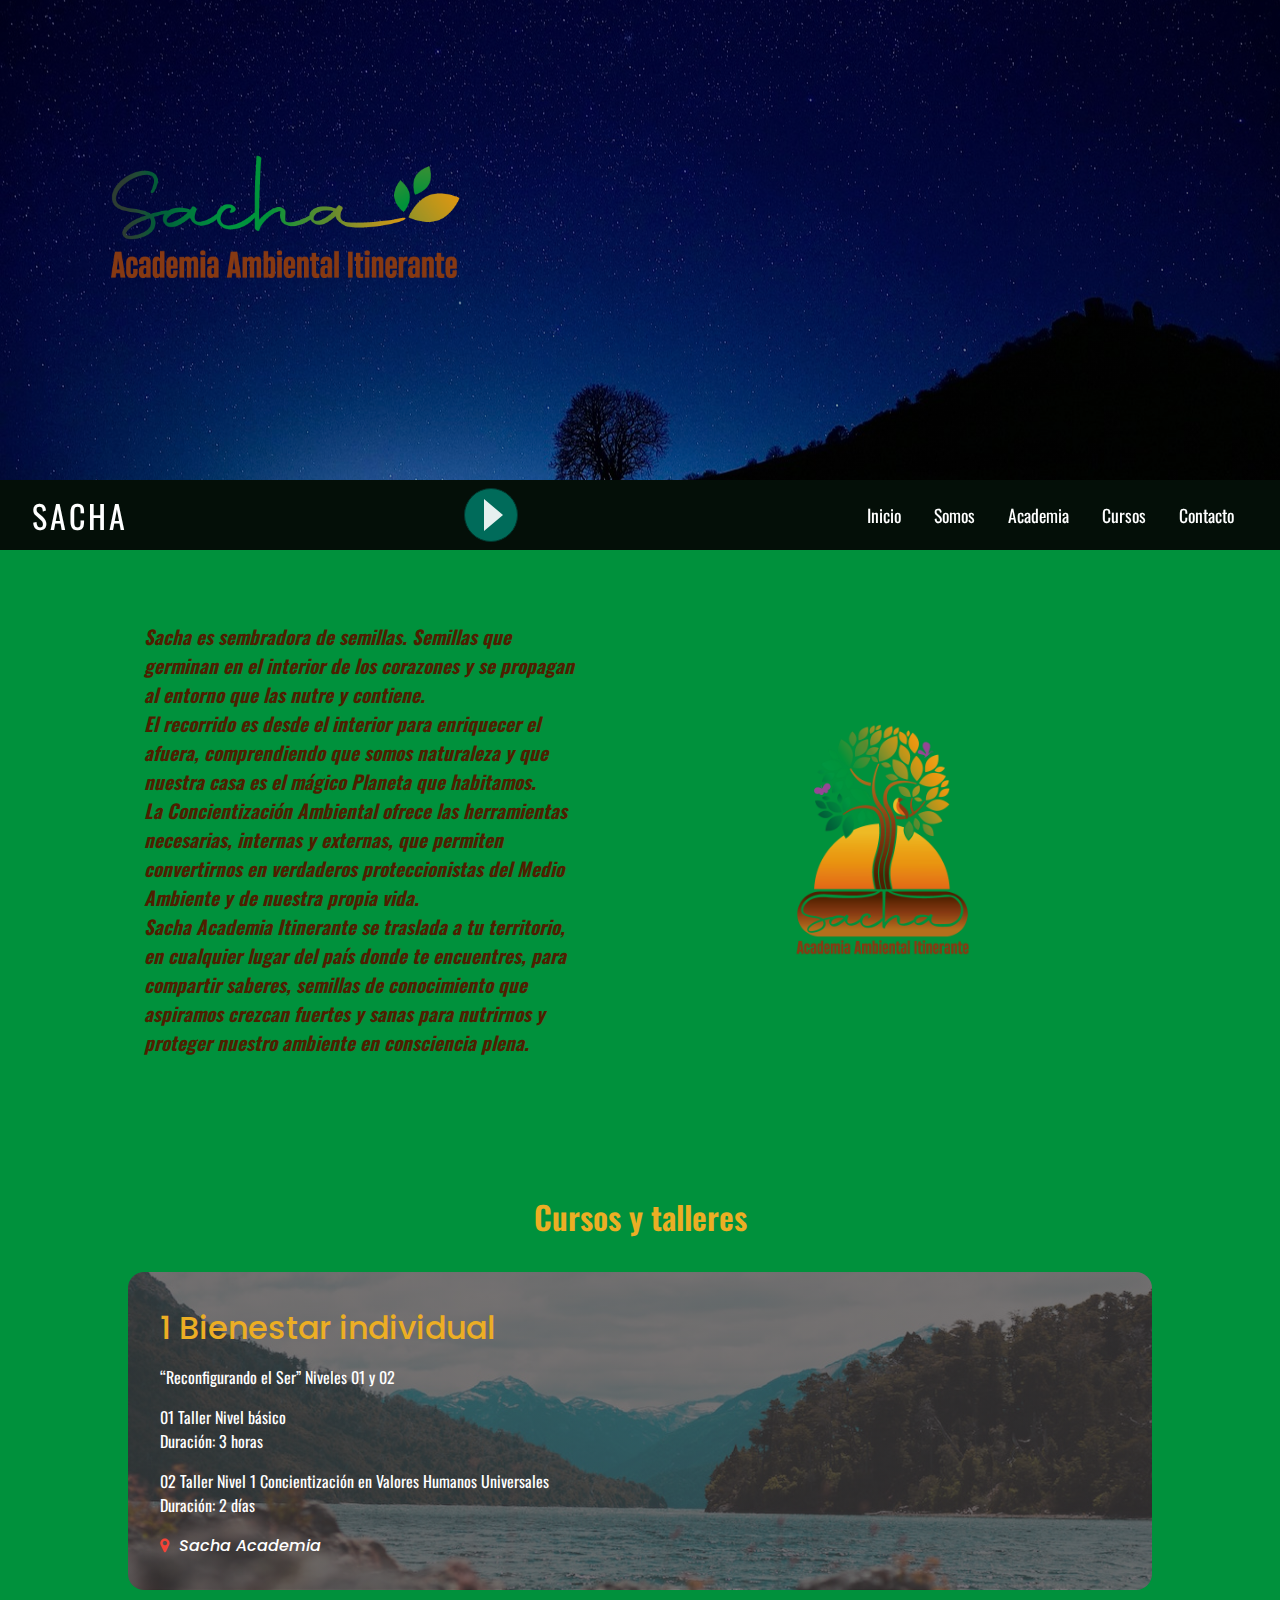
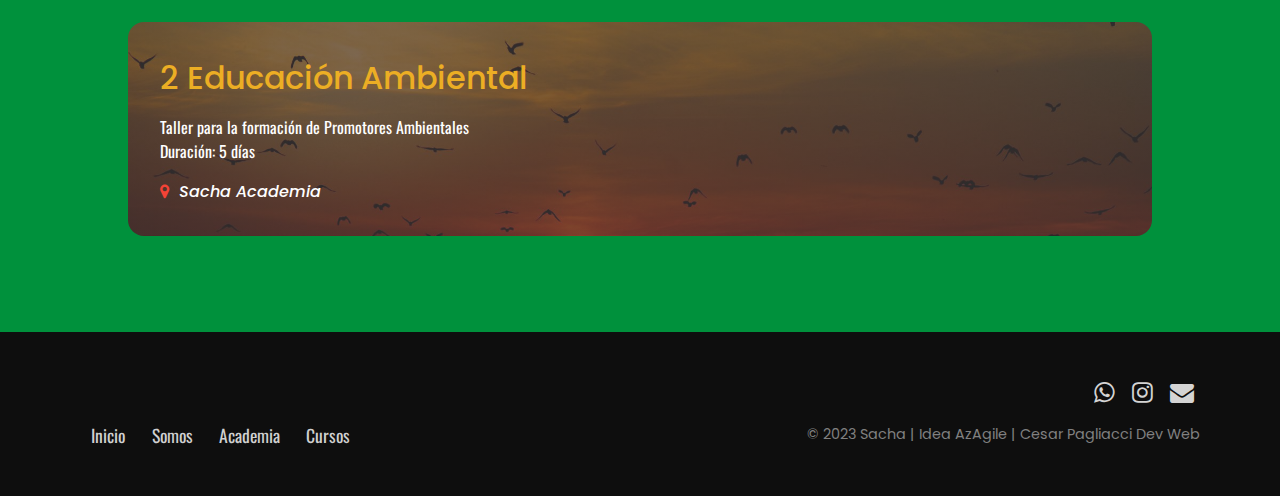
<file: sacha.html>
<!DOCTYPE html>
<html lang="en">
<head>
    <meta charset="UTF-8">
    <meta http-equiv="X-UA-Compatible" content="IE=edge">
    <meta name="viewport" content="width=device-width, initial-scale=1.0">
    <link rel="shortcut icon" href="./img/sachainicio.png" type="image/x-icon">
    <title>Sacha Academia</title>
    <meta name="google-site-verification" content="TcJwyCgl0nAD93vGrz7qzsjLfWCfTZiFLOqf0bKamCA" />
    <meta name="author" content="Cesar Pagliacci">
    <meta name="copyright" content="Sacha Academia">
    <meta name="description" content="Sacha Academia Ambiental Itinerante. Sacha es sembradora de semillas. Semillas que germinan en el interior de los corazones y se propagan al entorno que las nutre y contiene.">
    <meta name="keywords" content="Sacha Academia Ambiental Itinerante, medioambiente, Concientización Ambiental, Bienestar individual, Educación ambiental, Planeta Tierra, promotor ambiental,  Concientización en Valores Humanos Universales ">
    <link rel="stylesheet" href="./style.css">    
    <link rel="stylesheet" href="https://cdnjs.cloudflare.com/ajax/libs/font-awesome/4.7.0/css/font-awesome.min.css">
    <link rel="preconnect" href="https://fonts.googleapis.com">
    <link rel="preconnect" href="https://fonts.gstatic.com" crossorigin>
    <link href="https://fonts.googleapis.com/css2?family=Oswald:wght@300&display=swap" rel="stylesheet">    

</head>
<body>
       
    <section class="heroarea">
        <img class="logoexpandido" src="./img/logoexpandidotrans.png" alt="">
        <!--<h3>Academia Ambiental</h3>
        <h1>SACHA</h1>        
        <h3>Itinerante</h3>-->
        <!--<button>Book Now</button>-->
    </section>

  
    <nav>            
        <a href="#" class="logo">SACHA</a>

        <audio id="audio" src="./audio/sachaaudio.mp3"></audio>
            <!--<div class="progress" id="progress"></div>-->
            <button class="togglePlay" onClick="togglePlay()">Play/Pause</button>
        <div class="links">
            <a href="./index.html">Inicio</a>
            <a href="./somos.html">Somos</a>
            <a href="./academia.html">Academia</a>
            <a href="./cursos.html">Cursos</a>
            <a href="#topline">Contacto</a>
        </div>
    </nav>


    <section class="intro">
        
        <p class="intro__subtitle">          
            Sacha es sembradora de semillas. Semillas que germinan en el interior de los corazones y se propagan al entorno que las nutre y contiene.<br>

            El recorrido es desde el interior para enriquecer el afuera, comprendiendo que somos naturaleza y que nuestra casa es el mágico Planeta que habitamos.<br>
            
            La Concientización Ambiental ofrece las herramientas necesarias, internas y externas, que permiten convertirnos en verdaderos proteccionistas del Medio Ambiente y de nuestra propia vida.<br>
            
            Sacha Academia Itinerante se traslada a tu territorio, en cualquier lugar del país donde te encuentres, para compartir saberes, semillas de conocimiento que aspiramos crezcan fuertes y sanas para nutrirnos y proteger nuestro ambiente en consciencia plena.
        </p>       
        
        <img class="intro__illustration" src="./img/sachainicio.png" alt="Sacha" />
    </section>

    <!--<section class="audio">       

    </section>-->


    <!-- Description Section -->
    <section class="desc" id="desc">
        <!--<h2>Cursos y <span>talleres</span></h2>-->
        <h2>Cursos y talleres</h2>

        <!-- Card 1 -->
        <div class="eachcard card1">
            <h3>1 Bienestar individual </h3>
            <p>“Reconfigurando el Ser” Niveles 01 y 02</p>
            <p>01 Taller Nivel básico <br> Duración: 3 horas</p>
         
            <p>02 Taller Nivel 1 Concientización en Valores Humanos Universales <br> Duración: 2 días</p>
            <a href="./cursos.html"><address><i class="fa fa-map-marker" aria-hidden="true"></i> &nbsp;Sacha Academia</address></a>
        </div>

        <!-- Card 2 -->
        <div class="eachcard card3">
            <h3>2 Educación Ambiental</h3>
            <p>Taller para la formación de Promotores Ambientales<br> Duración: 5 días</p>
            <a href="./cursos.html"><address><i class="fa fa-map-marker" aria-hidden="true"></i> &nbsp;Sacha Academia</address></a>
        </div>

        <!-- Card 3 -->
        <!--<div class="eachcard card3">
            <h3>03 Talleres ambientales</h3>
            <p>Taller para la formación de Promotores Ambientales<br> Duración: 5 días</p>
            <a href="./cursos.html"><address><i class="fa fa-map-marker" aria-hidden="true"></i> &nbsp;Sacha Academia</address></a>
        </div>-->

      
        <!--<div class="eachcard card4">
            <h3>04 Agua</h3>
            <p>Lorem ipsum dolor sit amet, consectetur adipiscing elit, sed do eiusmod tempor incididunt ut labore et dolore magna aliqua.
                Ut enim ad minim veniam, quis nostrud exercitation ullamco laboris nisi ut aliquip ex ea commodo consequat.
                Duis aute irure dolor in reprehenderit in voluptate velit esse cillum dolore eu fugiat nulla pariatur. 
                Excepteur sint occaecat cupidatat non proident, sunt in culpa qui officia deserunt mollit anim id est laborum.
            </p>
            <address><i class="fa fa-map-marker" aria-hidden="true"></i> &nbsp;Sacha Academia</address>
        </div>

        <div class="eachcard card5">
            <h3>05 Transporte</h3>
            <p>Lorem ipsum dolor sit amet, consectetur adipiscing elit, sed do eiusmod tempor incididunt ut labore et dolore magna aliqua.
                Ut enim ad minim veniam, quis nostrud exercitation ullamco laboris nisi ut aliquip ex ea commodo consequat.
                Duis aute irure dolor in reprehenderit in voluptate velit esse cillum dolore eu fugiat nulla pariatur. 
                Excepteur sint occaecat cupidatat non proident, sunt in culpa qui officia deserunt mollit anim id est laborum.
            </p>
            <address><i class="fa fa-map-marker" aria-hidden="true"></i> &nbsp;Sacha Academia</address>
        </div>

        
        <div class="eachcard card6">
            <h3>06 Reservas naturales</h3>
            <p>Lorem ipsum dolor sit amet, consectetur adipiscing elit, sed do eiusmod tempor incididunt ut labore et dolore magna aliqua.
                Ut enim ad minim veniam, quis nostrud exercitation ullamco laboris nisi ut aliquip ex ea commodo consequat.
                Duis aute irure dolor in reprehenderit in voluptate velit esse cillum dolore eu fugiat nulla pariatur. 
                Excepteur sint occaecat cupidatat non proident, sunt in culpa qui officia deserunt mollit anim id est laborum.
            </p>
            <address><i class="fa fa-map-marker" aria-hidden="true"></i> &nbsp;Sacha Academia</address>
        </div>-->
    </section>

 
    <footer>
        <div class="topline" id="topline">
            <a href="#" class="logo"></a>
            <div class="sociallinks">
                <a href="https://wa.me/5491151647355" target="_blank"><i class="fa fa-whatsapp" aria-hidden="true"></i></a>               
                <a href="https://www.instagram.com/sachaacademia/" target="_blank"><i class="fa fa-instagram" aria-hidden="true"></i></a>
                <a href="mailto:contacto@sachaacademia.ar" target="_blank"><i class="fa fa-envelope" aria-hidden="true"></i></a>
                
            </div>
        </div>
        <div class="bottomline">
            <div class="flinks">
                <a href="./index.html">Inicio</a>
                <a href="./somos.html">Somos</a>
                <a href="./academia.html">Academia</a>
                <a href="./cursos.html">Cursos</a>
               
            </div>
            <a href="https://www.azagile.ar" target="_blank"><p>© 2023 Sacha | Idea AzAgile | Cesar Pagliacci Dev Web</p></a>
        </div>
    </footer>


    <script src="./main.js"></script>
    
</body>
</html>
</file>
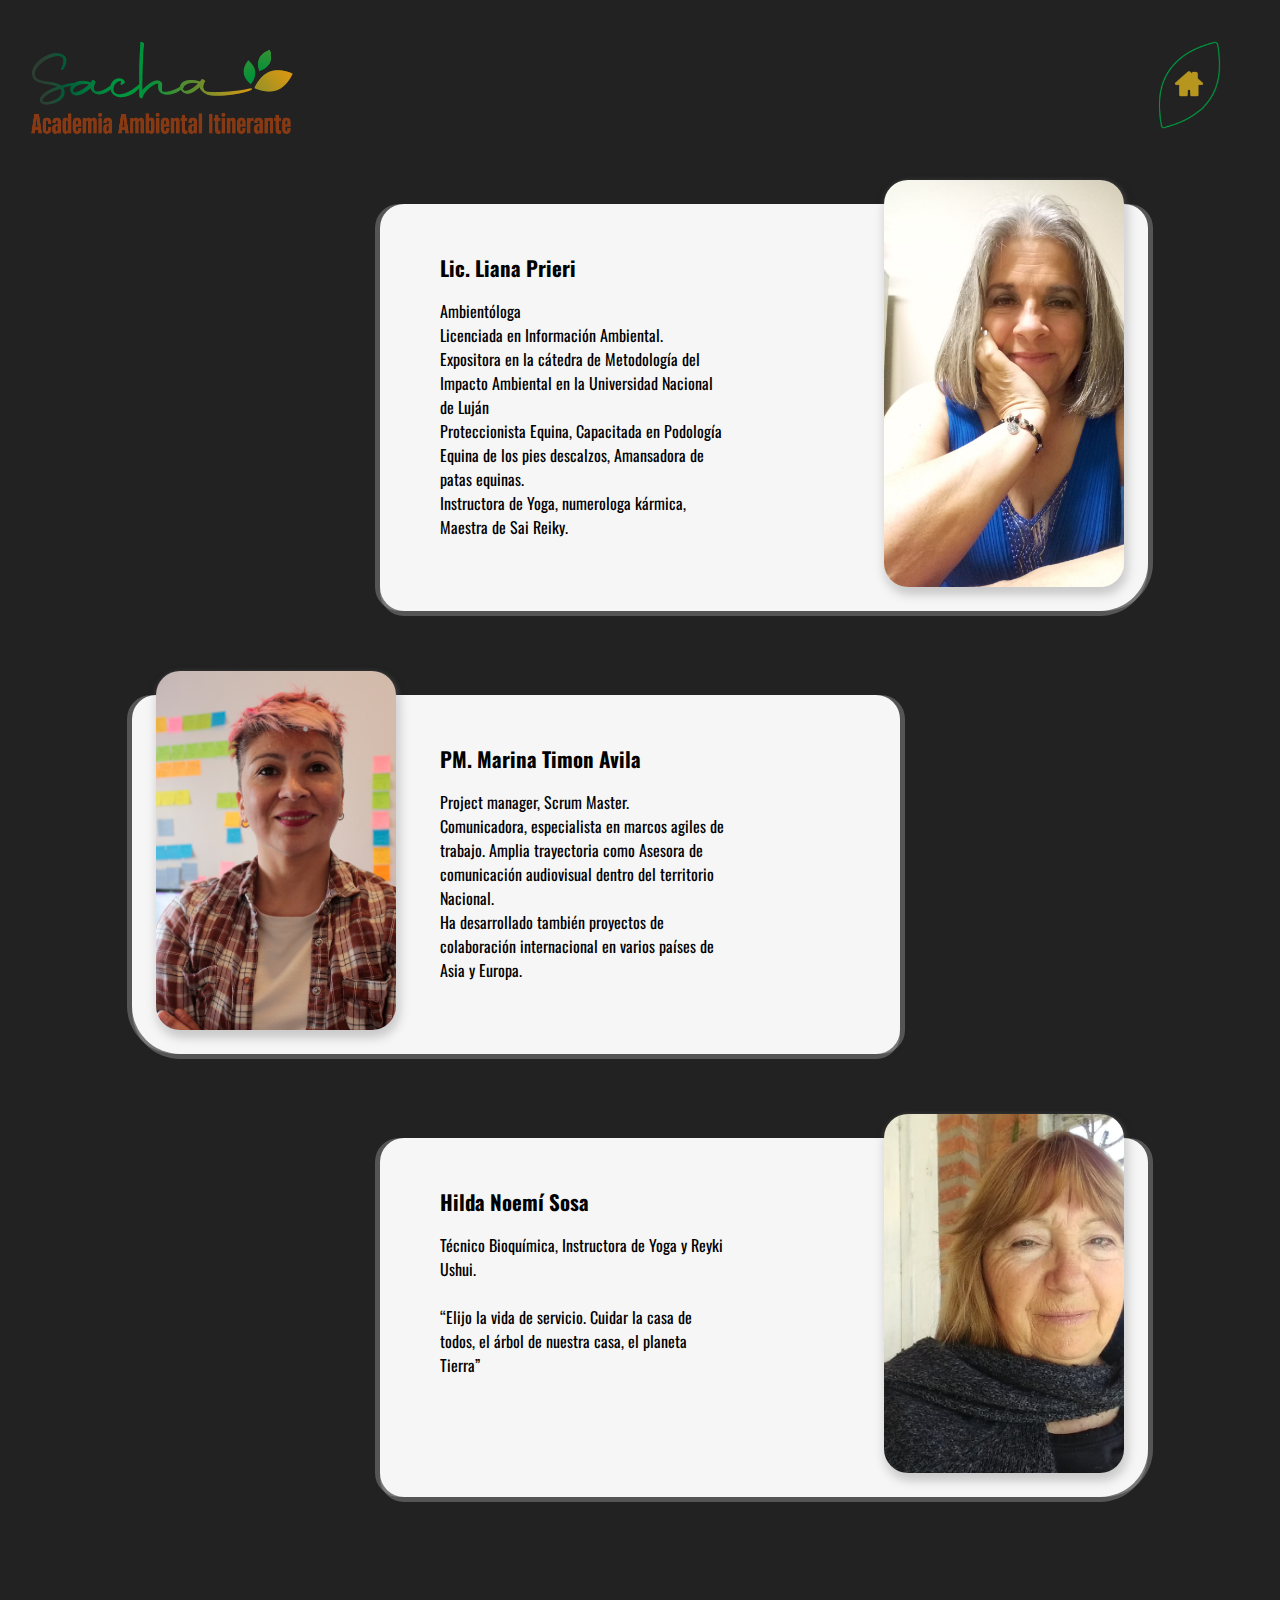
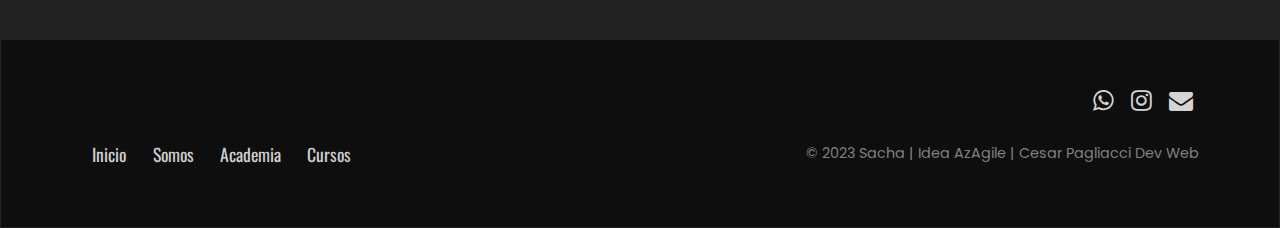
<file: somos.html>
<!DOCTYPE html>
<html lang="en">
<head>
    <meta charset="UTF-8">
    <meta http-equiv="X-UA-Compatible" content="IE=edge">
    <meta name="viewport" content="width=device-width, initial-scale=1.0">
    <link rel="shortcut icon" href="./img/sachainicio.png" type="image/x-icon">
    <title>Sacha Quienes somos</title>
    <meta name="google-site-verification" content="TcJwyCgl0nAD93vGrz7qzsjLfWCfTZiFLOqf0bKamCA"/>
    <meta name="author" content="Cesar Pagliacci">
    <meta name="copyright" content="Sacha Academia">
    <meta name="description" content="Sacha Academia Ambiental Itinerante. Sacha es sembradora de semillas. Semillas que germinan en el interior de los corazones y se propagan al entorno que las nutre y contiene.">
    <meta name="keywords" content="Sacha Academia Ambiental Itinerante, medioambiente, Concientización Ambiental, Bienestar individual, Educación ambiental, Planeta Tierra, promotor ambiental,  Concientización en Valores Humanos Universales ">   
    <link rel="stylesheet" href="./somos.css">
    <link rel="stylesheet" href="https://cdnjs.cloudflare.com/ajax/libs/font-awesome/4.7.0/css/font-awesome.min.css">
    <link rel="preconnect" href="https://fonts.googleapis.com">
    <link rel="preconnect" href="https://fonts.gstatic.com" crossorigin>
    <link href="https://fonts.googleapis.com/css2?family=Oswald:wght@300&display=swap" rel="stylesheet">
</head>

<body>
    <header>      
     
      <div class="marca"><img class="dibujo" src="./img/logoexpandidotrans.png" alt=""></div>
      <!--<nav><a href="./sacha.html"><img class="casita" src="./img/casatrabajo.png" alt="sacha academia"></a></nav>-->    
    </header>

    <nav>
        <a href="./sacha.html"><img class="casita" src="./img/casatrabajo.png" alt="sacha academia"></a>
    </nav>
    
    <main>
      
        <article>
            <section class="card">
              <div class="text-content">                
                <h3>Lic. Liana Prieri</h3>
                 <p>Ambientóloga<br>
                  Licenciada en Información Ambiental.<br>
                  Expositora en la cátedra de Metodología del Impacto Ambiental en la Universidad Nacional de Luján<br>
                  Proteccionista Equina, Capacitada en Podología Equina de los pies descalzos, Amansadora de patas equinas.<br>
                  Instructora de Yoga, numerologa kármica, Maestra de Sai Reiky.</p>                
              </div>
              <div class="visual">
                <img src="./img/liana.jpeg" alt="Sacha Liana Prieri"/>
              </div>
            </section>
          
            <section class="card">
              <div class="text-content">
                <h3>PM. Marina Timon Avila</h3>
                <p>Project manager, Scrum Master.<br>Comunicadora, especialista en marcos agiles de trabajo. Amplia trayectoria como Asesora de comunicación audiovisual 
                  dentro del territorio Nacional.<br>Ha desarrollado también proyectos de colaboración internacional en varios países de Asia y Europa.</p>                
              </div>
              <div class="visual">
                <img src="./img/timon.png" alt="foto Timon Avila"/>
              </div>
            </section> 
          
            <section class="card">
              <div class="text-content">
                <h3>Hilda Noemí Sosa</h3>
                <p>Técnico Bioquímica,  Instructora de Yoga y Reyki Ushui.<br><br>“Elijo la vida de servicio. Cuidar la casa de todos, el árbol de nuestra casa,  el planeta Tierra”</p>
                <br>
                <br>
                

              </div>
              <div class="visual">
                <img src="./img/Hilda2.png" alt="Sacha Hilda Sosa"/>
              </div>
            </section> 
          
            <!--<section class="card">
              <div class="text-content">
                <h3>Design that Drives Results for Your Business</h3>
                <p>We specialize in creating websites that not only look great but also drive traffic and conversions. Let us help you create a website that delivers real business value.</p>  
                <a href="#">Join now</a>
              </div>
              <div class="visual">
                <img src="https://images.unsplash.com/photo-1611703372231-02ffff8abee6?crop=entropy&cs=tinysrgb&fm=jpg&ixid=MnwzMjM4NDZ8MHwxfHJhbmRvbXx8fHx8fHx8fDE2NzgzMTEyNTU&ixlib=rb-4.0.3&q=80" alt="" />
              </div>
            </section>-->
        </article>
        <br>
        <br>
        <br>


    </main>  

    <footer>
      <div class="topline" id="topline">
          <a href="#" class="logo"></a>
          <div class="sociallinks">
              <a href="https://wa.me/5491151647355" target="_blank"><i class="fa fa-whatsapp" aria-hidden="true"></i></a>               
              <a href="https://www.instagram.com/sachaacademia/" target="_blank"><i class="fa fa-instagram" aria-hidden="true"></i></a>
              <a href="mailto:contacto@sachaacademia.ar" target="_blank"><i class="fa fa-envelope" aria-hidden="true"></i></a>
              
          </div>
      </div>
      <div class="bottomline">
          <div class="flinks">
              <a href="./sacha.html">Inicio</a>
              <a href="./somos.html">Somos</a>
              <a href="./academia.html">Academia</a>
              <a href="./cursos.html">Cursos</a>
             
          </div>
          <a href="https://www.azagile.ar" target="_blank"><p>© 2023 Sacha | Idea AzAgile | Cesar Pagliacci Dev Web</p></a>
      </div>
  </footer>


    
</body>
</html>
</file>
<file: main.css>
@import url("https://fonts.googleapis.com/css2?family=Poppins:ital,wght@0,300;0,400;0,500;0,600;0,700;0,800;0,900;1,500&display=swap");
@import url("https://fonts.googleapis.com/css2?family=Pacifico&family=Roboto+Mono&display=swap");

html,
body {
  margin: 0;
  padding: 0;
  
  font-family: "Noto Sans", sans-serif;
}

h4 {
  font-size: 1.5vw;
}

h1 {
  font-family: 'Oswald', sans-serif;
  /*font-family: "Pacifico", cursive;*/
}


button {
  margin: 20px;
}
.custom-btn {
  width: 120px;
  height: 40px;
  color: #fff;
  border-radius: 5px;
  padding: 10px 25px;
  font-family: 'Lato', sans-serif;
  font-weight: 500;
  background: transparent;
  cursor: pointer;
  transition: all 0.3s ease;
  position: relative;
  display: inline-block;
   box-shadow:inset 2px 2px 2px 0px rgba(255,255,255,.5),
   7px 7px 20px 0px rgba(0,0,0,.1),
   4px 4px 5px 0px rgba(0,0,0,.1);
  outline: none;
}

.btn-7 {
  background: linear-gradient(0deg, rgba(255,151,0,1) 0%, rgba(251,75,2,1) 100%);
    line-height: 42px;
    padding: 0;
    border: none;
  }
  .btn-7 span {
    position: relative;
    display: block;
    width: 100%;
    height: 100%;
  }
  .btn-7:before,
  .btn-7:after {
    position: absolute;
    content: "";
    right: 0;
    bottom: 0;
    background: rgba(251,75,2,1);
    box-shadow:
     -7px -7px 20px 0px rgba(255,255,255,.9),
     -4px -4px 5px 0px rgba(255,255,255,.9),
     7px 7px 20px 0px rgba(0,0,0,.2),
     4px 4px 5px 0px rgba(0,0,0,.3);
    transition: all 0.3s ease;
  }
  .btn-7:before{
     height: 0%;
     width: 2px;
  }
  .btn-7:after {
    width: 0%;
    height: 2px;
  }
  .btn-7:hover{
    color: rgba(251,75,2,1);
    background: transparent;
  }
  .btn-7:hover:before {
    height: 100%;
  }
  .btn-7:hover:after {
    width: 100%;
  }
  .btn-7 span:before,
  .btn-7 span:after {
    position: absolute;
    content: "";
    left: 0;
    top: 0;
    background: rgba(251,75,2,1);
    box-shadow:
     -7px -7px 20px 0px rgba(255,255,255,.9),
     -4px -4px 5px 0px rgba(255,255,255,.9),
     7px 7px 20px 0px rgba(0,0,0,.2),
     4px 4px 5px 0px rgba(0,0,0,.3);
    transition: all 0.3s ease;
  }
  .btn-7 span:before {
    width: 2px;
    height: 0%;
  }
  .btn-7 span:after {
    height: 2px;
    width: 0%;
  }
  .btn-7 span:hover:before {
    height: 100%;
  }
  .btn-7 span:hover:after {
    width: 100%;
  }




.hero {
  display: grid;
  position: relative;
  grid-template-columns: 100vw;
  grid-template-rows: 100vh;
  place-items: center;
  overflow: hidden;
  animation: clip-hero-anim 1.25s cubic-bezier(0.29, 0.8, 0.8, 0.98);
  will-change: clip-path;
}
.hero__bg, .hero__cnt {
  align-self: center;
  grid-column: 1/2;
  grid-row: 1/2;
}
.hero__bg {
  display: grid;
  position: relative;
  z-index: 0;
  grid-template-columns: 1fr;
  grid-template-rows: 1fr;
  place-items: center;
  animation: fade-in 0.75s linear;
  will-change: opacity;
}
.hero__bg::before {
  content: "";
  display: block;
  position: absolute;
  z-index: 5;
  top: -10%;
  right: -10%;
  bottom: -10%;
  left: -10%;
  background: rgba(41, 4, 47, 0.4);
  background-blend-mode: screen;
}
.hero__bg picture {
  display: flex;
  height: 100vh;
  width: 100vw;
  animation: scaling-hero-anim 4s 0.25s cubic-bezier(0, 0.71, 0.4, 0.97) forwards;
  will-change: transform;
}
.hero__bg img {
  display: block;
  object-fit: cover;
  object-position: 77% 50%;
  height: auto;
  width: 100%;
}
.hero__cnt {
  display: grid;
  position: relative;
  place-items: center;  
  z-index: 10;
  color: #FFF;
  font-size: 2.3vw;
  text-transform: uppercase;
  opacity: 0;
  animation: fade-in 0.75s 1.5s linear forwards;
}

.hero .hero__cnt .logo {
  width: 390px;
  height: auto;
  
}
.hero__cnt svg {
  height: 12vw;
}
.hero__cnt svg path {
  fill: #FFF;
}

.hero__cnt h1 {
  margin-bottom: 0;
  
}


@keyframes fade-in {
  from {
    opacity: 0;
  }
  to {
    opacity: 1;
  }
}
@keyframes scaling-hero-anim {
  from {
    transform: scale(1.25);
  }
  to {
    transform: scale(1.1);
  }
}
@keyframes clip-hero-anim {
  from {
    clip-path: polygon(50% 50%, 50% 50%, 50% 50%, 50% 50%);
  }
  to {
    clip-path: polygon(0 0, 100% 0, 100% 100%, 0% 100%);
  }
}

@media (max-width: 800px) {
    h1 {
      font-size: 150%;
    }
}
@media (max-width: 470px) {
    h1  {
    font-size: 300%;
  }
}
@media (max-width: 470px) {
  h4  {
  font-size: 250%;

}
}
@media (max-width: 800px) {
  .custom-btn {
    width: 100px;
    height: 30px;
    padding: 4px 12px;    
    font-size: 11px;}
    
}
</file>
<file: academia.css>
@import url("https://fonts.googleapis.com/css?family=Raleway:400,400i,700");
@font-face {
  font-family: "HeadingNowTrial-35Medium.ttf" ;
  src: url(./fonts/HeadingNowTrial-35Medium.ttf);
}

body {
  display: flex;
  height: 30vh;
  justify-content: center;
  align-items: center;
  text-align: center;
  background: #222;
}

.reveal {
  position: relative;
  display: flex;
  color: rgb(150, 71, 149);
  font-size: 2em;
  font-family: 'Oswald', sans-serif; 
  /*font-family: Raleway, sans-serif;*/
  letter-spacing: 3px;
  text-transform: uppercase;
  white-space: pre;
}
.reveal span {
  opacity: 0;
  transform: scale(0);
  animation: fadeIn 2.4s forwards;
}
.reveal::before, .reveal::after {
  position: absolute;
  content: "";
  top: 0;
  bottom: 0;
  width: 2px;
  height: 100%;
  background: rgb(0, 145, 60);
  opacity: 0;
  transform: scale(0);
}
.reveal::before {
  left: 50%;
  animation: slideLeft 1.5s cubic-bezier(0.7, -0.6, 0.3, 1.5) forwards;
}
.reveal::after {
  right: 50%;
  animation: slideRight 1.5s cubic-bezier(0.7, -0.6, 0.3, 1.5) forwards;
}

@keyframes fadeIn {
  to {
    opacity: 1;
    transform: scale(1);
  }
}
@keyframes slideLeft {
  to {
    left: -6%;
    opacity: 1;
    transform: scale(0.9);
  }
}
@keyframes slideRight {
  to {
    right: -6%;
    opacity: 1;
    transform: scale(0.9);
  }
}

@media (max-width: 600px) {
    body {
        height: 65px;
    }
    .reveal {
        font-size: 2em;
        font-family: 'Oswald', sans-serif;
        letter-spacing: 3px;
    }
}

.marca {
  position: absolute;
  padding-top: 240px;
}

.dibujo {
  width: 60%;
  height: auto;
}
nav {
  position: fixed;
  top: 70px;
  right: -15px;  
  z-index: 10;
}

nav .casita {
  width: 60%;
  height: auto;
}

nav .casita:hover {
  opacity: .5;
}

@media (max-width: 600px) {
  nav .casita {
    width: 40%;
    height: auto;
    margin-right: 0px;
    /*right: 1px; */
}}


 /* Styling the Description Section */

main {
  
  display: grid;
  position: absolute;
  top: 350px;
}
h4 {
  color: #ffeb3b;
  font-family: Verdana, Geneva, Tahoma, sans-serif;
}

.eachcard {
  padding: 2rem;
  margin: 2rem;
  border-radius: 1rem;
  background-position: center !important;
  background-size: cover !important;
  text-align:justify;
}
.eachcard h3 {
  font-family: 'Oswald', sans-serif;
  margin: 0 0 0.8rem;
  color: rgb(236, 174, 36);
  font-size: 2rem;
  font-weight: 500;
}
.eachcard p {
  font-size: 1.1rem;
  
  /*font-family: 'HeadingNowTrial-35Medium' ; */
  font-family: 'Oswald', sans-serif;  
  color: #e4e4e4;
  line-height: 1.5;
  font-weight: 400;
  margin-bottom: 1rem;
}
.eachcard address {
  font-size: 1rem;
  font-family: Poppins;
  color: #ffffff;
  font-weight: 500;
}
.eachcard address i {
  color: #f44336;
}

button {
  font-family: 'Oswald', sans-serif;
  background-color: #f44336;
  border-radius: 10%;
}
button:hover {
  transform: scale(1.2);
  cursor: pointer;

}

/* Adding different background to each cards */
.card1 {
  background: linear-gradient(45deg, #000000b0, #0000009e),
    url(./img/amapolas.jpg);
}
.card2 {
  background: linear-gradient(45deg, #000000b0, #0000009e),
   url(./img/liriodeagua.jpg);
}
.card3 {
  background: linear-gradient(45deg, #000000b0, #0000009e),
    url(./img/jardin.jpg);
}
.card4 {
  background: /*linear-gradient(45deg, #000000b0, #0000009e),*/
    url(./img/noche.jpg);
}
.card5 {
  background: linear-gradient(45deg, #000000b0, #0000009e),
    url(https://source.unsplash.com/ktV0VDoJxdQ);
}
.card6 {
  background: linear-gradient(45deg, #000000b0, #0000009e),
    url(https://source.unsplash.com/o6UVPje41Lg);
}

@media (max-width: 600px) {
  main {
  top: 250px;
  }
  .eachcard p {
    font-size: 0.9rem;
  }
}


@media (max-width: 410px) {
  .eachcard h3 {
    font-size: 1.4rem; 
  }
} 



/* Styling the Footer */
footer {
  display:flex ;
  position: relative;
  top: 1250px;
  padding: 3rem 5rem;
  /*background: rgb(218, 142, 2);*/
  background: #0e0e0e;
}
footer .topline,
footer .bottomline {
  display: flex;
  justify-content: space-between;
  align-items: center;
  margin-bottom: 1rem;
}
footer .bottomline {
  margin-bottom: 0;
}
.sociallinks a i {
  color: #d4d4d4;
  font-size: 1.5rem;
  margin: 0 0.4rem;
  transition: 0.2s;
}
.sociallinks a i:hover {
  transform: scale(1.3);
  color: white;
}
.flinks a {
  margin: 0 0.4rem;
  text-decoration: none;
  font-family: Poppins;
  font-size: 1.1rem;
  color: #d0d0d0;
}
a:link, a:visited,  a:hover, a:active {
  text-decoration: none;
}
.bottomline p {
  font-weight: 400;
  font-family: Poppins;
  font-size: 0.9rem;
  color: grey;
}
</file>
<file: form.css>
body {
    margin: 0;
    padding: 0;
    
    height:	100%;
    size: 16 point;
  }
  
.heading{
    width: 100%;
    background-color: rgb(150, 71, 149, .5);
    /*background-color: #23b602;*/
    margin-left: 0;
    margin-right: 0;
    min-height:	100%;
    position:	relative;
    padding-top: 20px;
    font-family: 'Oswald', sans-serif;      
    text-align: center;
}
h3 {
    color: rgb(78, 31, 0);
    font-weight: bold;
}

nav {
    position: fixed;
    top: 70px;
    right: -15px;  
    z-index: 10;
}
  
nav .casita {
    width: 50%;
    height: auto;
}
  
nav .casita:hover {
    opacity: .5;
}
  
@media (max-width: 600px) {
    nav .casita {
      width: 30%;
      height: auto;
      margin-top: 3px;
      margin-right: 1px;
      /*right: 1px; */
}}
  
  
.logo{
    margin-top: 10px;
}
#container {
    background-image: url(./img/stars.jpg);
    background-size: cover;
    /*background-color:#e4f84d;*/
    width: 98%;
    margin: 15px auto;
    border: 3px solid;
    border-radius: .5%;
}  
main{          
    align-content: center;
    align-items: center;
      /*height:	900px;*/
}

h4 {
    font-family: 'Oswald', sans-serif;
    padding: 3px 25px;
    color: rgb(236, 174, 36);
}
form {
    margin: 5%;
    width: 80%;
}

form p {
    font-family: 'Oswald', sans-serif;
    font-weight: bold;
    color: rgb(236, 174, 36);
}
form input {
    font-family: 'Oswald', sans-serif;    
}
form span a {    
    color: chartreuse;
    text-decoration: none;   
    cursor: pointer;
}



.popup {
    display: flex;
    align-items: center;
    justify-content: center;
    position: fixed;
    width: 100vw;
    height: 100vh;
    bottom: 0;
    right: 0;
    background-color: rgba(0, 0, 0, 0.8);
    z-index: 4;
    visibility: hidden;
    opacity: 0;
    overflow: hidden;
    transition: 0.64s ease-in-out;
    
  }
  .popup-inner {
    position: relative;
    bottom: -100vw;
    right: -100vh;
    display: flex;
    align-items: center;
    max-width: 800px;
    max-height: 600px;    
    width: 60%;
    height: 80%;
    background-color: #fff;
    transform: rotate(32deg);
    transition: 0.64s ease-in-out;
    overflow-y: auto;
    z-index: 8;
  }  
  .popup__text {
    display: flex;
    flex-direction: column;
    justify-content:start;
    width: 90%;
    height: 100%;
    padding: 2rem;
  }
  /*.popup__text h1 {
    font-size: 2rem;
    font-weight: 600;
    margin-bottom: 2rem;
    text-transform: uppercase;
    color: #0A0A0A;
  }*/
  .popup__text p {
    font-size: 0.875rem;
    color: #686868;
    line-height: 1.5;
  }
  .popup:target {
    visibility: visible;
    opacity: 1;
  }
.popup:target .popup-inner {
    bottom: 0;
    right: 0;
    transform: rotate(0);
}
.popup__close {
    position: absolute;
    right: 0.1rem;
    top: 0.1rem;
    width: 2.5rem;
    height: 2.5rem;
    font-size: 0.875rem;
    font-weight: 300;
    border-radius: 100%;
    background-color: #0A0A0A;
    z-index: 40;
    color: #fff;
    line-height: 2.5rem;
    text-align: center;
    /*cursor: pointer;*/
    text-decoration: none;
}
.popup__close:hover {
    cursor: pointer;
}

@media (max-width: 600px) {
  .popup__close {
    z-index: 100;
  }
  .popup {
    justify-content:left;
  }
  .popup-inner {
    width: 75%;
  }
}







button {
    background-color: rgb(150, 71, 149, .8);   
}
button:hover {
    cursor: pointer;
    transform: scale(1.3);
}

@media all and (min-width: 0px) and (max-width: 320px) {
    #container {
        width: 100%;
        margin-top: 10%;
    }
}

@media (max-width: 600px) {
    h4 {
        padding: 3px 20px;
    }
}
</file>
<file: style.css>
@import url("https://fonts.googleapis.com/css2?family=Poppins:ital,wght@0,300;0,400;0,500;0,600;0,700;0,800;0,900;1,500&display=swap");
@import url("https://fonts.googleapis.com/css2?family=Pacifico&family=Roboto+Mono&display=swap");


/* CSS Reset */
* {
  margin: 0;
  padding: 0;
  box-sizing: border-box;
}
body {
  width: 100%;
  min-height: 100vh;
  font-family: 'Oswald', sans-serif;
  /*font-family: Poppins;*/
  background-color: rgb(0, 145, 60);
}

/* Styling the hero area */
.heroarea {
  height: 30rem;
  padding: 7rem 5rem;
  background: linear-gradient(to bottom, #0000006e, #00000059),
    url(./img/stars.jpg);
  background-size: cover;
  background-position: center;
}
.logoexpandido {
  width: 400px;
  height: auto;
}
.heroarea h3 {
  font-size: 2rem;
  color: #eaeaea;
  font-family: "Roboto Mono", monospace;
}
.heroarea h1 {
  color: white;
  font-size: 5rem;
  font-family: 'Oswald', sans-serif;
  /*font-family: Poppins;*/
  letter-spacing: 4px;
  margin: 0.5rem 0 1rem;
}
.heroarea button {
  font-size: 1.5rem;
  padding: 0.6rem 2rem;
  outline: 0;
  border: 0;
  border-radius: 0.5rem;
  background: #2196f3;
  color: white;
  cursor: pointer;
}
@media (max-width: 485px) {
.logoexpandido {
  width: 280px;
  height: auto;
  opacity: 2;
  }
}
@media (max-width: 370px) {
  .logoexpandido {
    width: 220px;
    height: auto;
    opacity: 2;
    }
  }

/* Styling the nabigation bar */
nav {
  display: flex;
  justify-content: space-between;
  align-items: center;
  padding: 0.5rem 2rem;
  background: #040404eb;
  position: sticky;
  top: 0;
  left: 0;
}
.logo {
  font-family: 'Oswald', sans-serif;
  text-decoration: none;
  color: white;
  font-size: 2rem;
  letter-spacing: 3px;
}
nav .links {
  font-size: 1.1rem;
  font-family: 'Oswald', sans-serif;
}
nav .links a {
  color: white;
  text-decoration: none;
  margin: 0 0.9rem;
}
nav .links a:hover {
opacity: .2;
}
/*  logo mas  descripcion  */  

/* Intro */
.intro {
  margin-top: 2rem;
  padding: 0 1em;
}

.intro__subtitle  {
  margin: 1.2rem 0;
  font-size: 1.0rem;
  /*color:rgb(101, 42, 42);*/
  color: rgb(78, 31, 0);
  font-style:italic;
  font-weight: bold;
  /*color: var(--darkGrey);*/
}

.intro__illustration {
  max-width: 100%;
  margin: 3rem 9rem;
}

@media (min-width: 32em) {
  .intro {
    margin: 2rem auto 0;
    display: grid;
    grid-template-columns: 1fr 1.2fr;
    grid-gap: 20px;
    grid-template-areas:
      ". img"
      "title img"
      "subtitle img"
      "button img"
      ". img";
  }

  .intro__title {
    grid-area: title;
    margin: 0;
  }

  .intro__subtitle {
    grid-area: subtitle;
    margin: 0;
  }

  .intro .button {
    grid-area: button;
    justify-self: start;
    align-self: start;
  }

  .intro__illustration {
    width: 50%;
    height: auto;
    grid-area: img;
    align-self: center;
  }
}

@media (min-width: 60em) {
  .intro {
    width: 80%;
  }

  .intro__title {
    font-size: 4rem;
    margin: 0;
  }

  .intro__subtitle {
    font-size: 1.2rem;
  }  
}

@media (max-width: 37em) {
  .intro__illustration {
    margin: 1rem 6rem;
    align-self: center;
    width: 45%;
    height: auto;
  }
}

/****  audio   ****/

/*.container {
  width: 100%;
  height: auto;
}*/
 .audio {
  width: 50%; 
  background-color: rgb(236, 174, 36);
  margin: calc(3vh - 30px) auto;
  /*text-align: center;*/
  padding-bottom: 10px;
}

/*.progress {
  width: 1px;
  height: 5px;
  background: #0e0e0e;
 
  transition: width 0.1s linear;
}*/

.togglePlay {
  font: 0/0 a;
  background: #006B5A;
  color: transparent;
  display: flex;
  justify-content: center;
  align-items: center;
  margin: 0 auto 0;
  width: 54px;
  height: 54px;
  border: 1px solid #00382f;
  border-radius: 50%;
  cursor: pointer;
  transition: transform 150ms ease-out;
}
.togglePlay:after {
  box-sizing: border-box;
  display: block;
  content: "";
  width: 0;
  height: 0;
  margin-left: 8px;
  border-color: transparent;
  border-style: solid;
  border-top-width: 16px;
  border-bottom-width: 16px;
  border-left-width: 19px;
  border-left-color: rgba(255, 255, 255, 0.9);
}
.togglePlay:hover {
  transform: scale(1.05);
}
.togglePlay.active:after {
  width: 21px;
  height: 26px;
  margin-left: 0;
  border-width: 0 7px;
  border-color: rgba(255, 255, 255, 0.9);
}



/* Styling the Description Section */

.desc {
  margin: 6rem;
}
.desc h2 {
  font-family: 'Oswald', sans-serif;
  font-weight: 600;
  text-align: center;
  font-size: 2rem;
  color:rgb(236, 174, 36);
}
.desc h2 span {
  color: rgb(236, 174, 36);
  margin-left: 0.5rem;
  font-family: 'Oswald', sans-serif;
}

/* Styling each card */
.eachcard {
  padding: 2rem;
  margin: 2rem;
  border-radius: 1rem;
  background-position: center !important;
  background-size: cover !important;
}
.eachcard h3 {
  font-family: Poppins;
  margin: 0 0 0.8rem;
  color: rgb(236, 174, 36);
  font-size: 2rem;
  font-weight: 500;
}
.eachcard p {
  font-size: 1.0rem;
  font-family: 'Oswald', sans-serif;
  /*font-family: "Roboto Mono";*/
  color: white;
  line-height: 1.5;
  font-weight: 400;
  margin-bottom: 1rem;
}
.eachcard address {
  font-size: 1rem;
  font-family: Poppins;
  color: #ffffff;
  font-weight: 500;
}
.eachcard address i {
  color: #f44336;
}

/* Adding different background to each cards */
.card1 {
  background: linear-gradient(45deg, #423e3eb0, #423e3eb0),
    url(./img/rionegro.jpg);
}
.card2 {
  /*background: linear-gradient(45deg, #000000b0, #0000009e),*/
  background: linear-gradient(45deg, #423e3eb0, #423e3eb0), 
  url(./img/atardecer.jpg);
}
.card3 {
  background: linear-gradient(45deg, #423e3eb0, #423e3eb0),
    url(./img/ocaso.jpg);
}
.card4 {
  background: linear-gradient(45deg, #000000b0, #0000009e),
    url(https://source.unsplash.com/LspBqN9gzAg);
}
.card5 {
  background: linear-gradient(45deg, #000000b0, #0000009e),
    url(https://source.unsplash.com/ktV0VDoJxdQ);
}
.card6 {
  background: linear-gradient(45deg, #000000b0, #0000009e),
    url(https://source.unsplash.com/o6UVPje41Lg);
}

/* Styling the Footer */
footer {
  padding: 3rem 5rem;
  /*background: rgb(218, 142, 2);*/
  background: #0e0e0e;
}
footer .topline,
footer .bottomline {
  display: flex;
  justify-content: space-between;
  align-items: center;
  margin-bottom: 1rem;
}
footer .bottomline {
  margin-bottom: 0;
}
.sociallinks a i {
  color: #d4d4d4;
  font-size: 1.5rem;
  margin: 0 0.4rem;
  transition: 0.2s;
}
.sociallinks a i:hover {
  transform: scale(1.3);
  color: white;
}
.flinks a {
  margin: 0 0.7rem;
  text-decoration: none;
  font-family: 'Oswald', sans-serif;
  font-size: 1.1rem;
  color: #d0d0d0;
}
.flinks a:hover {
  opacity: 0.2;
}
a:link, a:visited,  a:hover, a:active {
  text-decoration: none;
}
.bottomline p {
  font-weight: 400;
  font-family: Poppins;
  font-size: 0.9rem;
  color: grey;
}

/* Media Query para responsive */
@media only screen and (max-width: 800px) {
  .heroarea {
    padding: 7rem 0 7rem 2rem;
    height: 25rem;
  }
  .heroarea h3 {
    font-size: 1.3rem;
  }
  .heroarea h1 {
    font-size: 2.5rem;
  }
  nav {
    flex-direction: column;
    padding: 0.5rem 1rem;
  }
  .logo {
    font-size: 1.5rem;
  }
  nav .links a {
    font-size: 0.8rem;
    margin: 0 0.6rem;
  }
 
  .desc {
    margin: 2rem 0;
  }
  .eachcard {
    padding: 1rem;
    margin: 1rem;
  }
  footer {
    padding: 3rem 1rem;
  }
  footer .topline,
  footer .bottomline {
    flex-direction: column;
  }
  .bottomline p {
    font-size: 0.6rem;
  }
  
  .topline a {
    margin-bottom: 1rem;
  }
  .flinks {
    display: flex;
    align-items: center;
    flex-direction: column;
    margin-bottom: 1rem;
  }
}
</file>
<file: somos.css>
@import url("https://fonts.googleapis.com/css2?family=Pacifico&family=Roboto+Mono&display=swap");
@import url("https://fonts.googleapis.com/css2?family=Poppins:ital,wght@0,300;0,400;0,500;0,600;0,700;0,800;0,900;1,500&display=swap");
html {
  box-sizing: border-box; 
}
*,
*:before,
*:after {
  box-sizing: inherit;
}

body {
    /*background-color: rgb(0, 145, 60);*/  
  background-color: #222 ;
}

header {
  position: absolute;
  width: 90%;
  padding-top: 1px;
}
.dibujo {  
  width: 300px; 
}

nav {
  position: fixed;
  top: 30px;
  right: 1px; 
  z-index: 10;
}

nav .casita {
  width: 60%;
  height: auto;
}

nav .casita:hover {
  opacity: .5;
}

@media (max-width: 600px) {
  nav .casita {
    
    width: 50%;
    height: auto;
    margin-right: 0px;    
}
  .dibujo {
    width: 230px;
  }
}

@media (max-width: 420px) {
  nav .casita {
    
    width: 40%;
    height: auto;
   
    
   margin-right: -20px; 
}
  .dibujo {
    width: 190px;
  }
}







section.card {
    font-family: 'Oswald', sans-serif;
    /*background: rgb(0, 145, 60);*/
    background: #f6f6f6;
    border-radius: 24px 24px 24px 48px;
    padding: 48px 48px 48px 308px;
    margin: 84px 0;
    width: 60vw;
    max-width: 820px;
    min-width: 640px;
    display: flex;
    flex-direction: row;
    align-self: flex-start;
    position: relative;
    box-shadow: 5px 0 0 0 rgba(204, 204, 204, 0.3), -5px 0 0 0 rgba(204, 204, 204, 0.3), 0 5px 0 0 rgba(204, 204, 204, 0.3);
  }
  section.card .text-content {
    display: flex;
    flex-direction: column;
    width: calc(60vw - 192px);
  }
  section.card .text-content h3 {
    margin: 0;
    font-size: 1.3em;
    max-width: 20ch;
  }
  section.card .text-content p {
    margin: 16px 0 24px;
    max-width: 36ch;
  }
  section.card .text-content a {
    border: 3px solid #000;
    color: #000;
    align-self: flex-start;
    text-decoration: none;
    padding: 16px 32px;
    border-radius: 12px;
    transition: 400ms all;
  }
  section.card .text-content a:hover {
    background: #000;
    color: white;
  }
  section.card .visual {
    width: 240px;
    height: 100%;
    position: absolute;
    top: -24px;
    left: 24px;
    overflow: hidden;
    border-radius: 24px;
    box-shadow: 1px 2px 6px rgba(255, 255, 255, 0.25), 2px 6px 12px rgba(0, 0, 0, 0.25);
  }
  section.card .visual img {
    height: 110%;
  }


  section.card:nth-of-type(odd) {
    margin: 0 0 0 248px;
    border-radius: 24px 24px 48px 24px;
    padding: 48px 308px 48px 60px;
  }
  section.card:nth-of-type(odd) .visual {
    right: 24px;
    left: auto;
  }
  section.card:nth-of-type(odd) .text-content a {
    align-self: flex-start;
  }
  article {
    padding-top:100px;
    margin: auto;
    display: block;
    width: calc(60vw + 248px);
    max-width: calc(920px + 248px);
    min-width: calc(640px + 248px);
  }


  main {
    background-color: #222;
    margin: 0;
    
    padding: 96px;
    font-size: 16px;
    background: #222;
    /*background: #fff;*/
    color: #000;
    font-family: "gelica", sans-serif;
    font-weight: 400;
    font-style: normal;
  }
  @media all and (max-width: 1100px) {
    main {
      padding: 96px 48px 24px;
     
    }
    article {
      width: 100%;
      max-width: 100%;
      min-width: 100%;
    }
    section.card {
      width: 100%;
      max-width: 100%;
      min-width: 100%;
    }
    section.card .text-content {
      width: 100%;
    }
    section.card:nth-of-type(odd) {
      margin: 0;
    }
  }
  @media all and (max-width: 720px) {
    main {
      padding: 100px 24px 0;
    }
    section.card {
      margin: 64px 0;
      padding: 88px 36px 36px;
      flex-direction: column;
      border-radius: 24px;
    }
    section.card:nth-of-type(odd) {
      padding: 88px 36px 36px;
      border-radius: 24px;
    }
    section.card .text-content h3 {
      max-width: calc(100% - 150px);
      font-size: 2em;
    }
    section.card .text-content p,
    section.card .text-content a {
      font-size: 1em;
    }
    section.card .visual,
    section.card:nth-of-type(odd) .visual {
      width: 150px;
      height: 150px;
      right: 16px;
      left: auto;
    }
    section.card .visual img,
    section.card:nth-of-type(odd) .visual img {
      width: 100%;
      height: auto;
    }
  }

  /* Styling the Footer */
footer {
  margin: -7px;
  padding: 3rem 5rem;
  /*background: rgb(218, 142, 2);*/
  background: #0e0e0e;
}
footer .topline,
footer .bottomline {
  display: flex;
  justify-content: space-between;
  align-items: center;
  margin-bottom: 1rem;
}
footer .bottomline {
  margin-bottom: 0;
}
.sociallinks a i {
  color: #d4d4d4;
  font-size: 1.5rem;
  margin: 0 0.4rem;
  transition: 0.2s;
}
.sociallinks a i:hover {
  transform: scale(1.3);
  color: white;
}
.flinks a {
  margin: 0 0.7rem;
  text-decoration: none;
  font-family: 'Oswald', sans-serif;
  font-size: 1.1rem;
  color: #d0d0d0;
}
.flinks a:hover {
  opacity: 0.2;
}
a:link, a:visited,  a:hover, a:active {
  text-decoration: none;
}
.bottomline p {
  font-weight: 400;
  font-family: Poppins;
  font-size: 0.9rem;
  color: grey;
}

@media only screen and (max-width: 800px) {
  footer {
    padding: 3rem 1rem;
  }
  footer .topline,
  footer .bottomline {
    flex-direction: column;
  }
  .bottomline p {
    font-size: 0.6rem;
  }
  
  .topline a {
    margin-bottom: 1rem;
  }
  .flinks {
    display: flex;
    align-items: center;
    flex-direction: column;
    margin-bottom: 1rem;
  }
}
</file>
